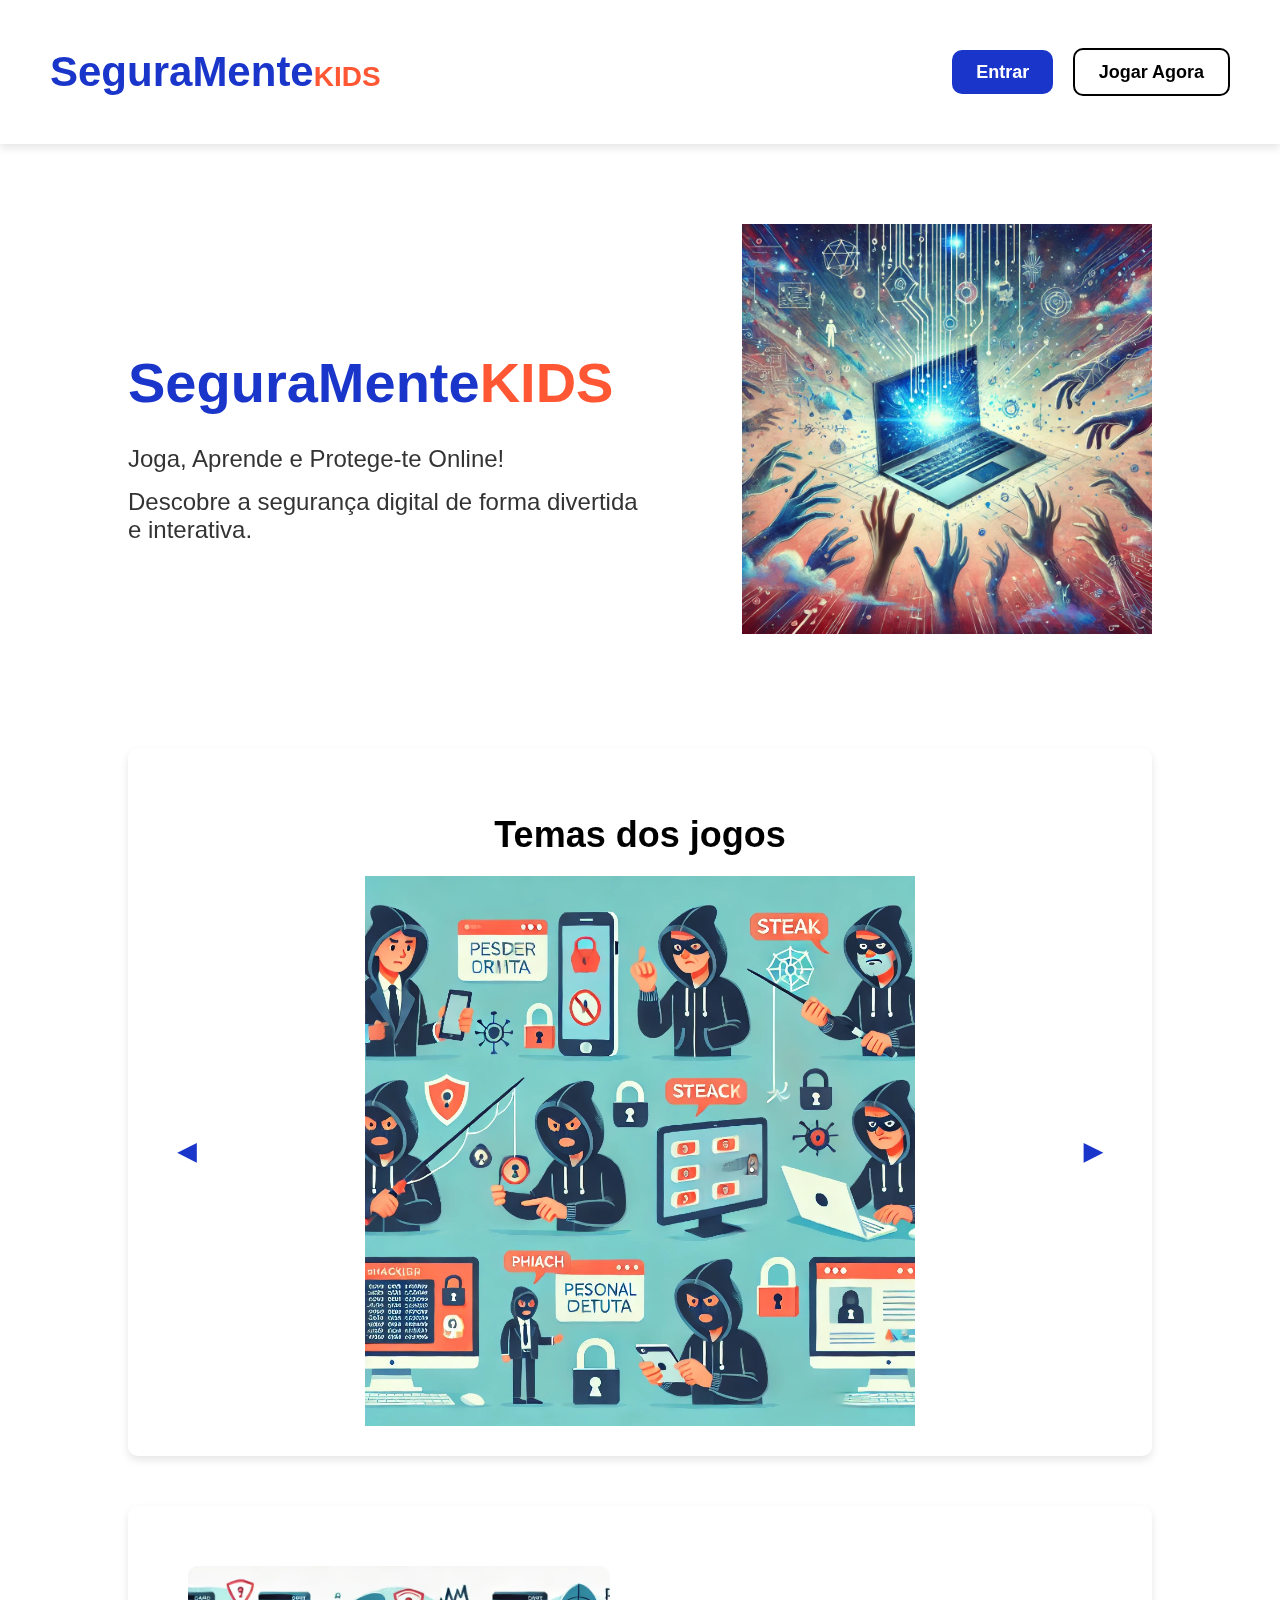
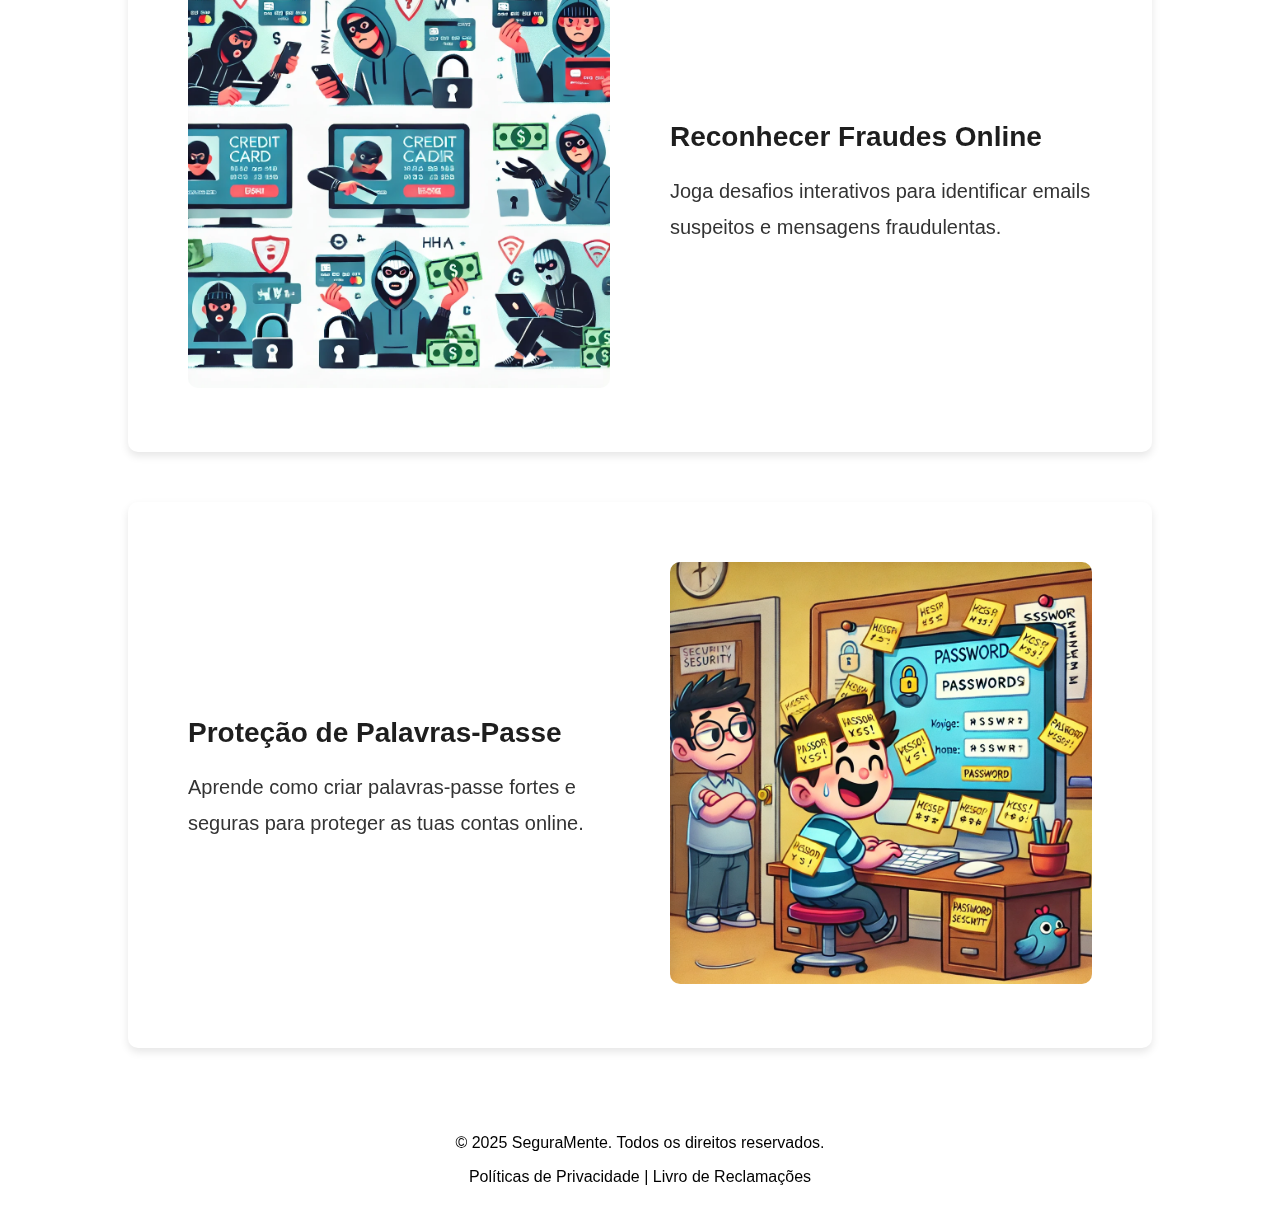
<file: index.html>
<!DOCTYPE html>
<html lang="pt-PT">
<head>
    <meta charset="UTF-8">
    <meta name="viewport" content="width=device-width, initial-scale=1.0">
    <title>SeguraMenteKIDS</title>
    <link rel="stylesheet" href="css/index.css">
    <link rel="icon" type="image/png" href="imagens/favicon.png">

</head>
<body>
    <header>
        <div class="logo">
            <h1>SeguraMente<span class="kids">KIDS</span></h1>
        </div>
        <nav>
            <a href="php/login.php" class="button-blue">Entrar</a>
            <a href="php/jogar_agora.php" class="button-white">Jogar Agora</a>
        </nav>
    </header>

    <div class="hero">
        <div class="text">
            <h2>SeguraMente<span class="kids-text">KIDS</span></h2>
            <p>Joga, Aprende e Protege-te Online!</p>
            <p>Descobre a segurança digital de forma divertida e interativa.</p>
        </div>
        <div class="image">
            <img src="imagens/imagem1.webp" alt="Imagem de um computador com segurança digital">
        </div>
    </div>

    <div class="game-themes">
        <h3>Temas dos jogos</h3>
        <div class="carousel">
            <span class="arrow left" onclick="prevSlide()">&#9664;</span>
            <img src="imagens/pishing.webp" alt="Tema 1" class="active">
            <img src="imagens/tema2.webp" alt="Tema 2">
            <span class="arrow right" onclick="nextSlide()">&#9654;</span>
        </div>
    </div>

    <div class="section">
        <div class="image">
            <img src="imagens/roubos.webp" alt="Fraudes Online">
        </div>
        <div class="text">
            <h3>Reconhecer Fraudes Online</h3>
            <p>Joga desafios interativos para identificar emails suspeitos e mensagens fraudulentas.</p>
        </div>
    </div>

    <div class="section">
        <div class="text">
            <h3>Proteção de Palavras-Passe</h3>
            <p>Aprende como criar palavras-passe fortes e seguras para proteger as tuas contas online.</p>
        </div>
        <div class="image">
            <img src="imagens/password.webp" alt="Proteção de Palavras-Passe">
        </div>
    </div>

    <footer>
        <p>&copy; 2025 SeguraMente. Todos os direitos reservados.</p>
        <p>
            <a href="politicas.html" class="footer-link">Políticas de Privacidade</a> |
            <a href="https://www.livroreclamacoes.pt/Inicio/" class="footer-link" target="_blank" rel="noopener noreferrer">Livro de Reclamações</a>
        </p>
    </footer>
    
    <script src="js/carousel.js"></script>
</body>
</html>
</file>
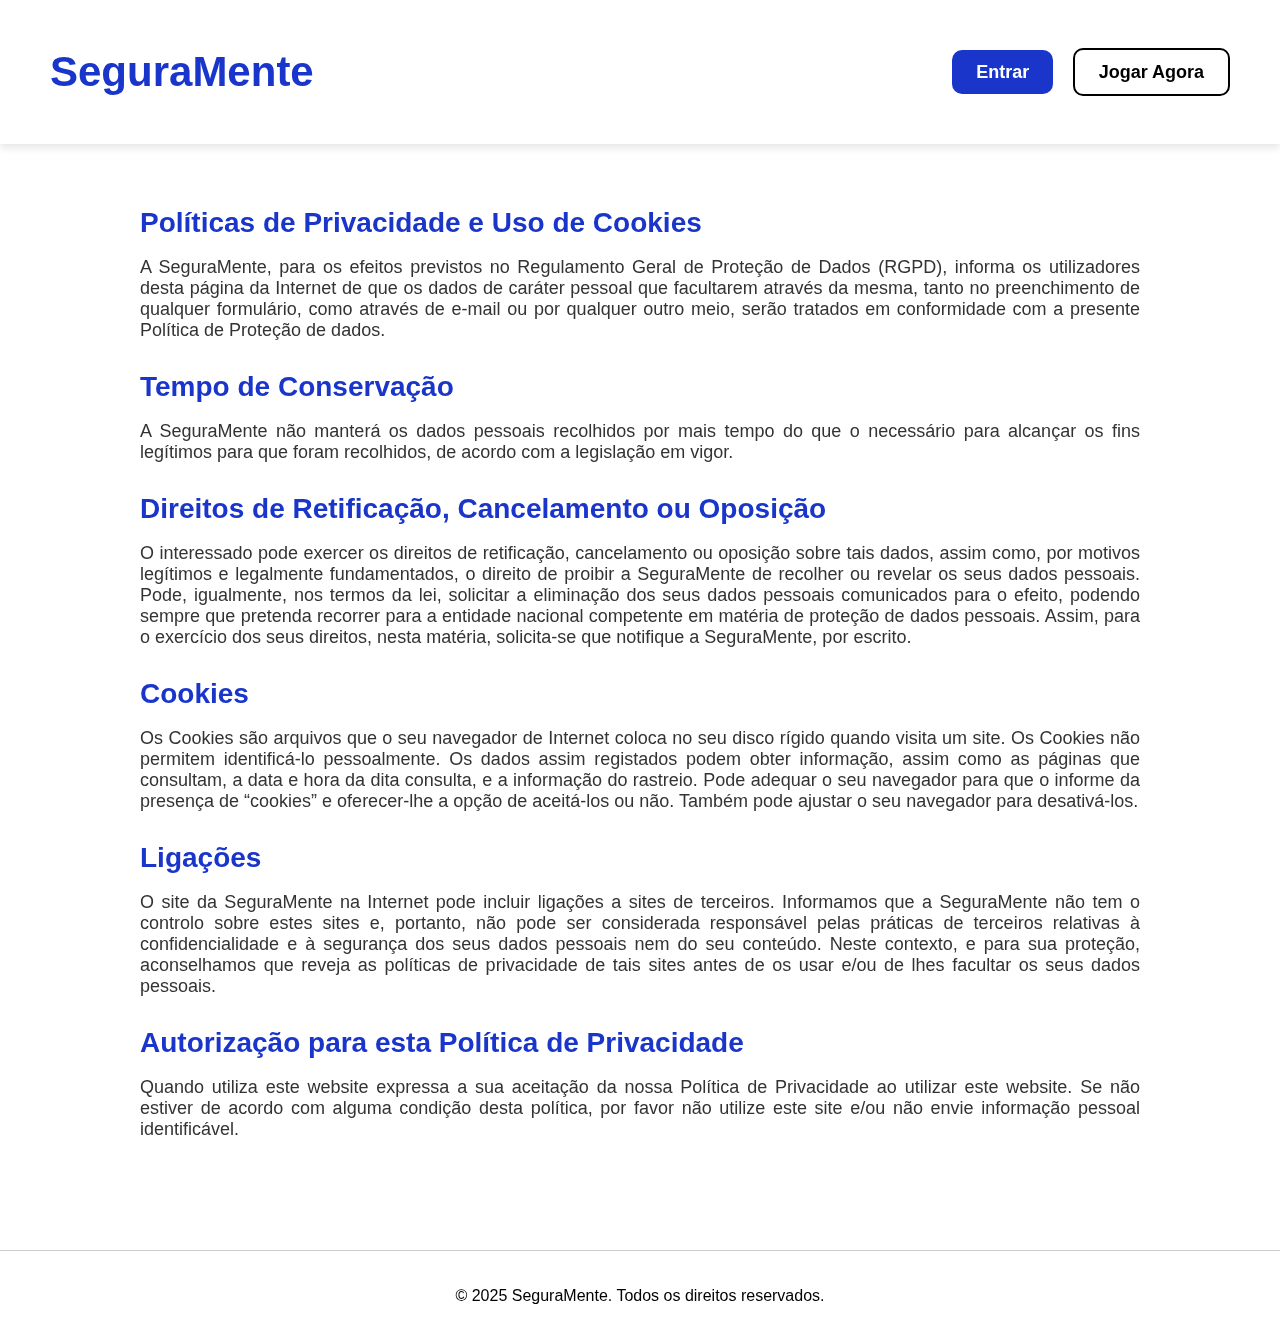
<file: seguramente/src/main/webapp/php/politicas.html>
<!DOCTYPE html>
<html lang="pt-PT">
<head>
    <meta charset="UTF-8">
    <meta name="viewport" content="width=device-width, initial-scale=1.0">
    <title>Políticas de Privacidade - SeguraMente</title>
    
    <style>
        body {
            position: relative;
            width: 100%;
            height: auto;
            background: #FFFFFF;
            backdrop-filter: blur(31.3993px);
            margin: 0;
            font-family: 'Poppins', sans-serif;
        }

        header {
            display: flex;
            justify-content: space-between;
            align-items: center;
            padding: 20px 50px;
            background-color: #FFFFFF;
            box-shadow: 0px 4px 8px rgba(0, 0, 0, 0.1);
        }

        header h1 {
            color: #1935CA;
            font-size: 42px;
            font-weight: 700;
        }

        header nav a {
            text-decoration: none;
            margin-left: 15px;
            padding: 12px 24px;
            font-weight: 600;
            font-size: 18px;
            transition: background-color 0.3s;
            border-radius: 10px;
        }

        header nav .button-blue {
            background-color: #1935CA;
            color: #fff;
        }

        header nav .button-blue:hover {
            background-color: #0056b3;
        }

        header nav .button-white {
            background-color: #FFFFFF;
            color: #000;
            border: 2px solid #000;
        }

        header nav .button-white:hover {
            background-color: #f0f0f0;
        }

        /* Main - Conteúdo Principal */
        main {
        padding: 40px 10%;
        max-width: 1000px;
        margin: 0 auto;
        }

        main section {
        margin-bottom: 30px;
        }

        main section h2 {
        font-size: 28px;
        font-weight: bold;
        color: #1935CA;
        margin-bottom: 15px;
        }

        main section p {
        font-size: 18px;
        color: #333;
        margin-bottom: 15px;
        text-align: justify;
        }

        /* Footer */
        footer {
        text-align: center;
        padding: 20px;
        background: #FFFFFF;
        font-size: 16px;
        color: #000;
        border-top: 1px solid #ccc;
        margin-top: 40px;
        }
    </style>

</head>
<body>
    <header>
        <h1>SeguraMente</h1>
        <nav>
            <a href="login.html" class="button-blue">Entrar</a>
            <a href="jogar_agora.html" class="button-white">Jogar Agora</a>
        </nav>
    </header>

    <main>
        <section>
            <h2>Políticas de Privacidade e Uso de Cookies</h2>
            <p>A SeguraMente, para os efeitos previstos no Regulamento Geral de Proteção de Dados (RGPD), informa os utilizadores desta página da Internet de que os dados de caráter pessoal que facultarem através da mesma, tanto no preenchimento de qualquer formulário, como através de e-mail ou por qualquer outro meio, serão tratados em conformidade com a presente Política de Proteção de dados.</p>
        </section>

        <section>
            <h2>Tempo de Conservação</h2>
            <p>A SeguraMente não manterá os dados pessoais recolhidos por mais tempo do que o necessário para alcançar os fins legítimos para que foram recolhidos, de acordo com a legislação em vigor.</p>
        </section>

        <section>
            <h2>Direitos de Retificação, Cancelamento ou Oposição</h2>
            <p>O interessado pode exercer os direitos de retificação, cancelamento ou oposição sobre tais dados, assim como, por motivos legítimos e legalmente fundamentados, o direito de proibir a SeguraMente de recolher ou revelar os seus dados pessoais. Pode, igualmente, nos termos da lei, solicitar a eliminação dos seus dados pessoais comunicados para o efeito, podendo sempre que pretenda recorrer para a entidade nacional competente em matéria de proteção de dados pessoais. Assim, para o exercício dos seus direitos, nesta matéria, solicita-se que notifique a SeguraMente, por escrito.</p>
        </section>

        <section>
            <h2>Cookies</h2>
            <p>Os Cookies são arquivos que o seu navegador de Internet coloca no seu disco rígido quando visita um site. Os Cookies não permitem identificá-lo pessoalmente. Os dados assim registados podem obter informação, assim como as páginas que consultam, a data e hora da dita consulta, e a informação do rastreio. Pode adequar o seu navegador para que o informe da presença de “cookies” e oferecer-lhe a opção de aceitá-los ou não. Também pode ajustar o seu navegador para desativá-los.</p>
        </section>

        <section>
            <h2>Ligações</h2>
            <p>O site da SeguraMente na Internet pode incluir ligações a sites de terceiros. Informamos que a SeguraMente não tem o controlo sobre estes sites e, portanto, não pode ser considerada responsável pelas práticas de terceiros relativas à confidencialidade e à segurança dos seus dados pessoais nem do seu conteúdo. Neste contexto, e para sua proteção, aconselhamos que reveja as políticas de privacidade de tais sites antes de os usar e/ou de lhes facultar os seus dados pessoais.</p>
        </section>

        <section>
            <h2>Autorização para esta Política de Privacidade</h2>
            <p>Quando utiliza este website expressa a sua aceitação da nossa Política de Privacidade ao utilizar este website. Se não estiver de acordo com alguma condição desta política, por favor não utilize este site e/ou não envie informação pessoal identificável.</p>
        </section>
    </main>
    <footer>
        <p>&copy; 2025 SeguraMente. Todos os direitos reservados.</p>
    </footer>
</body>
</html>
</file>
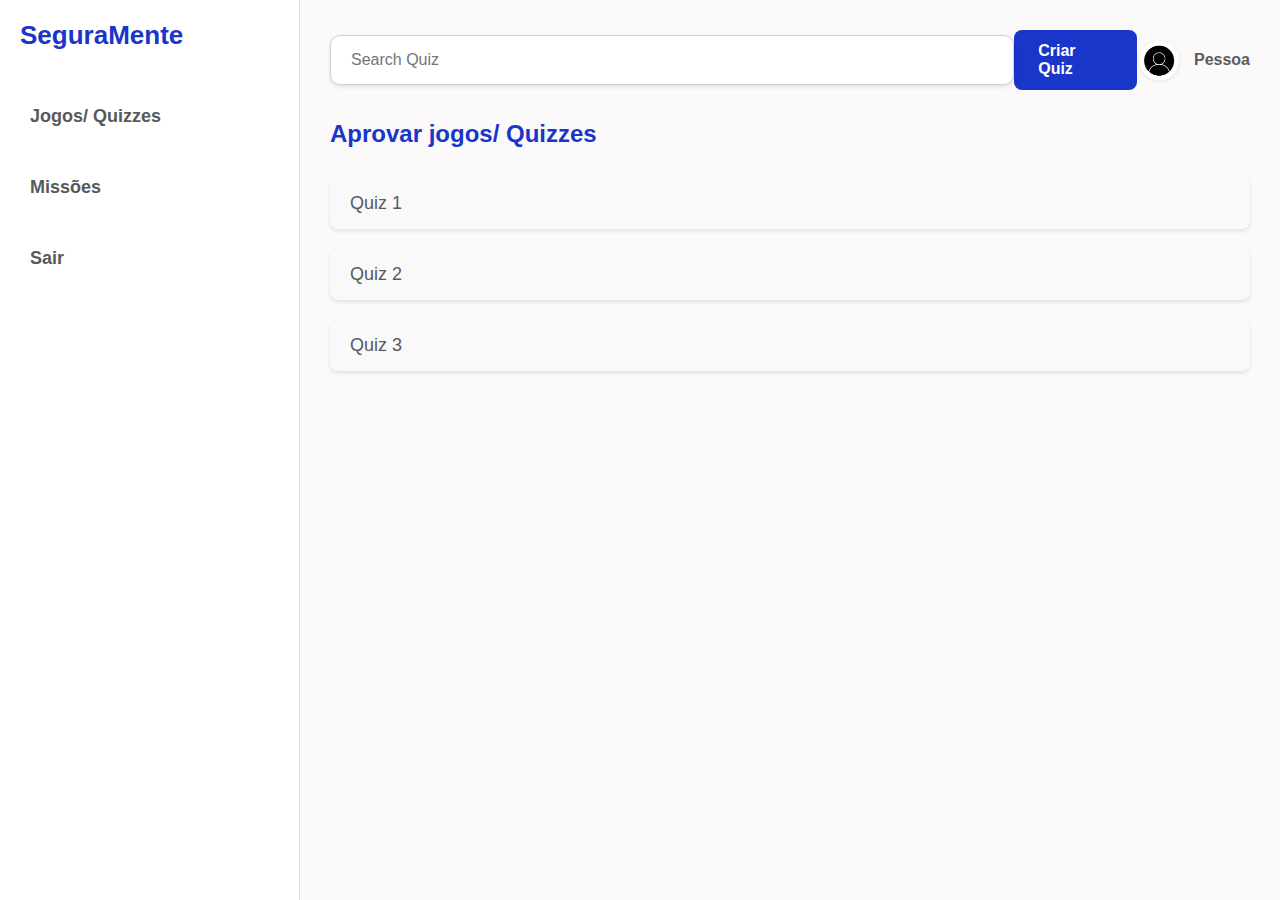
<file: seguramente/src/main/webapp/jsp/html/admin_aprovar_quizz.html>
<!DOCTYPE html>
<html lang="pt-PT">
<head>
    <meta charset="UTF-8">
    <meta name="viewport" content="width=device-width, initial-scale=1.0">
    <title>Aprovar Jogos/Quizzes - SeguraMente</title>
    <link rel="stylesheet" href="css/admin_aprovar_quizz.css">

</head>
<body>
    <div class="container">
        <!-- Sidebar -->
        <div class="sidebar">
            <h1>SeguraMente</h1>
            <a href="admin_aprovar_quizz.html" class="sidebar-item">Jogos/ Quizzes</a>
            <a href="admin_missoes.html" class="sidebar-item">Missões</a>
            <a href="#" class="sidebar-item" id="logout">Sair</a>
        </div>

        <!-- Content -->
        <div class="content">
            <!-- Header -->
            <div class="header">
                <div class="search-container">
                    <input type="text" placeholder="Search Quiz">
                </div>
                <a href="admin_criar_quizz.html" class="create-quiz">Criar Quiz</a>
                <a href="perfil.html" class="profile">
                    <img src="imagens/avatar.png" alt="Avatar">
                    <span>Pessoa</span>
                </a>
            </div>

            <h1>Aprovar jogos/ Quizzes</h1>

            <div class="quiz-list">
                <a href="admin_ver_quizz.html" class="quiz-item">
                    <span>Quiz 1</span>
                </a>
                <a href="admin_ver_quizz.html" class="quiz-item">
                    <span>Quiz 2</span>
                </a>
                <a href="admin_ver_quizz.html" class="quiz-item">
                    <span>Quiz 3</span>
                </a>
            </div>
        </div>
    </div>

    <!-- Modal -->
    <div class="modal-overlay" id="modal">
        <div class="modal-content">
            <h2>Tem certeza que deseja sair?</h2>
            <div class="modal-buttons">
                <button class="btn-yes" id="confirmYes">Sim</button>
                <button class="btn-no" id="confirmNo">Não</button>
            </div>
        </div>
    </div>

    <script>
        const logoutLink = document.getElementById('logout');
        const modal = document.getElementById('modal');
        const confirmYes = document.getElementById('confirmYes');
        const confirmNo = document.getElementById('confirmNo');

        logoutLink.addEventListener('click', (e) => {
            e.preventDefault();
            modal.classList.add('show');
        });

        confirmYes.addEventListener('click', () => {
            window.location.href = '../index.html';
        });

        confirmNo.addEventListener('click', () => {
            modal.classList.remove('show');
        });
    </script>
</body>
</html>
</file>
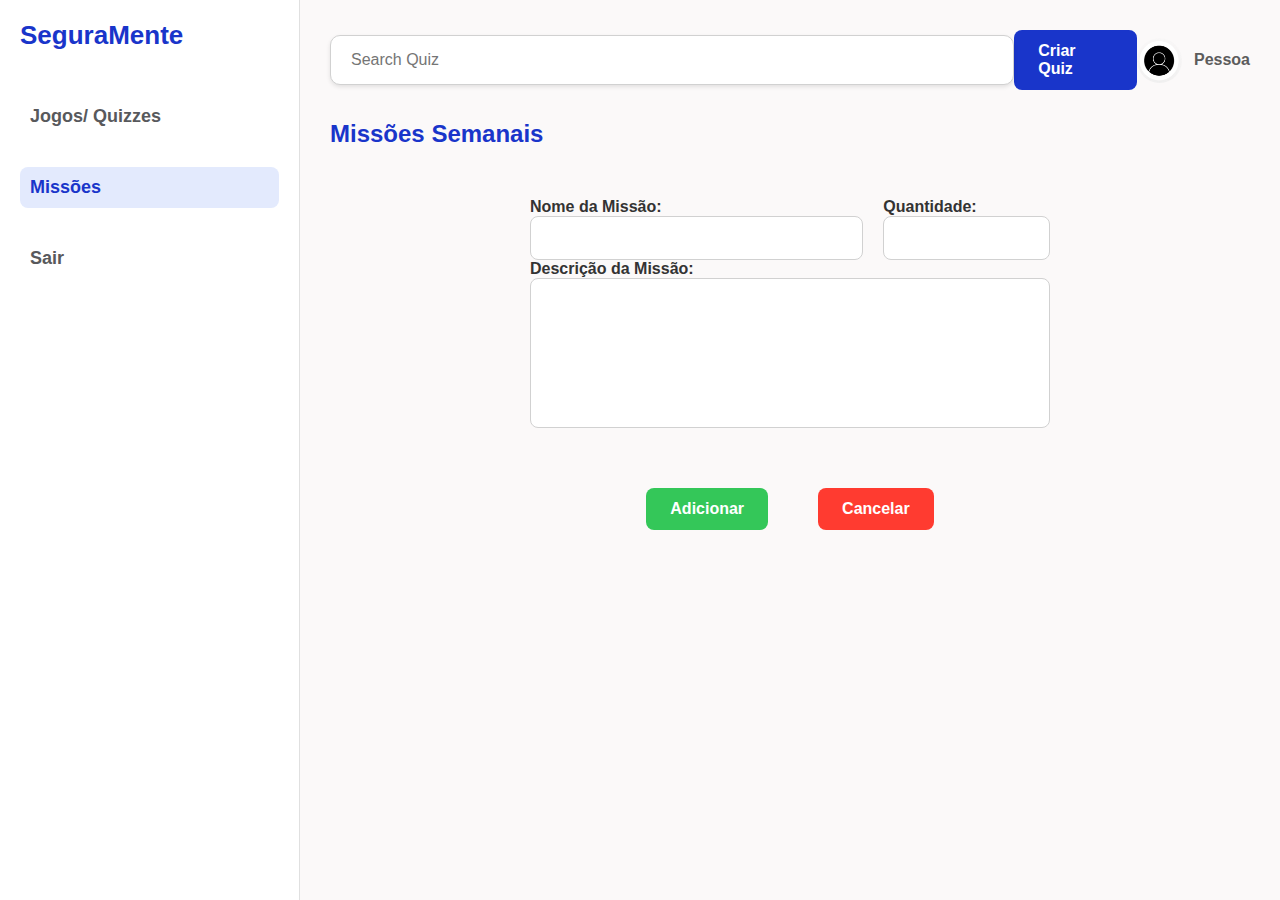
<file: seguramente/src/main/webapp/jsp/html/admin_criar_missoes.html>
<!DOCTYPE html>
<html lang="pt-PT">
<head>
    <meta charset="UTF-8">
    <meta name="viewport" content="width=device-width, initial-scale=1.0">
    <title>Missões Semanais - SeguraMente</title>
    <link rel="stylesheet" href="css/admin_criar_missoes.css">

</head>
<body>
    <div class="container">
        <!-- Sidebar -->
        <div class="sidebar">
            <h1>SeguraMente</h1>
            <a href="admin_aprovar_quizz.html" class="sidebar-item">Jogos/ Quizzes</a>
            <a href="admin_missoes.html" class="sidebar-item active">Missões</a>
            <a href="#" class="sidebar-item" id="logout">Sair</a>
        </div>

        <!-- Content -->
        <div class="content">
            <!-- Header -->
            <div class="header">
                <div class="search-container">
                    <input type="text" placeholder="Search Quiz">
                </div>
                <a href="admin_criar_quizz.html" class="create-quiz">Criar Quiz</a>
                <a href="perfil.html" class="profile">
                    <img src="imagens/avatar.png" alt="Avatar">
                    <span>Pessoa</span>
                </a>
            </div>

            <h1>Missões Semanais</h1>

            <div class="form-group row">
                <div class="form-column small">
                    <label for="mission-name">Nome da Missão:</label>
                    <input type="text" id="mission-name" placeholder="" maxlength="50" required>
                </div>
            
                <div class="form-column tiny">
                    <label for="mission-quantity">Quantidade:</label>
                    <input type="number" id="mission-quantity" placeholder="" min="1" step="1" required>
                </div>
            </div>
            
            <div class="form-group description">
                <label for="mission-description">Descrição da Missão:</label>
                <textarea id="mission-description" placeholder="" rows="3" maxlength="150" required></textarea>
            </div>
                    
            <div class="action-buttons">
                <button class="btn-add">Adicionar</button>
                <button class="btn-remove">Cancelar</button>
            </div>
        </div>
    </div>

    <!-- Mensagem de Sucesso -->
<div id="success-message" class="success-message">
    Missão criada com sucesso!
</div>

    <!-- Modal de Confirmação de Cancelamento -->
    <div class="modal-overlay" id="cancel-modal">
        <div class="modal-content">
            <h2>Tem certeza que deseja cancelar?</h2>
            <div class="modal-buttons">
                <button class="btn-yes" id="confirmCancel">Sim</button>
                <button class="btn-no" id="cancelNo">Não</button>
            </div>
        </div>
    </div>

    <!-- Modal -->
    <div class="modal-overlay" id="modal">
        <div class="modal-content">
            <h2>Tem certeza que deseja sair?</h2>
            <div class="modal-buttons">
                <button class="btn-yes" id="confirmYes">Sim</button>
                <button class="btn-no" id="confirmNo">Não</button>
            </div>
        </div>
    </div>

    <script>
        const logoutLink = document.getElementById('logout');
        const modal = document.getElementById('modal');
        const confirmYes = document.getElementById('confirmYes');
        const confirmNo = document.getElementById('confirmNo');
    
        logoutLink.addEventListener('click', (e) => {
            e.preventDefault();
            modal.classList.add('show');
        });
    
        confirmYes.addEventListener('click', () => {
            window.location.href = '../index.html';
        });
    
        confirmNo.addEventListener('click', () => {
            modal.classList.remove('show');
        });
    
        // Seleção dos elementos
        const addButton = document.querySelector('.btn-add');
        const cancelButton = document.querySelector('.btn-remove');
        const successMessage = document.getElementById('success-message');
        const cancelModal = document.getElementById('cancel-modal');
        const confirmCancel = document.getElementById('confirmCancel');
        const cancelNo = document.getElementById('cancelNo');
    
        // Função para mostrar mensagem de sucesso e redirecionar
        addButton.addEventListener('click', () => {
            successMessage.style.display = 'block'; 
            setTimeout(() => {
                successMessage.style.display = 'none'; 
                window.location.href = 'admin_missoes.html'; 
            }, 2000);
        });
    
        // Função para mostrar modal de cancelamento
        cancelButton.addEventListener('click', () => {
            cancelModal.classList.add('show');
        });
    
        // Confirmação do cancelamento
        confirmCancel.addEventListener('click', () => {
            window.location.href = 'admin_missoes.html'; 
        });
    
        // Fechar modal ao clicar em "Não"
        cancelNo.addEventListener('click', () => {
            cancelModal.classList.remove('show');
        });
    </script>
    
</body>
</html>
</file>
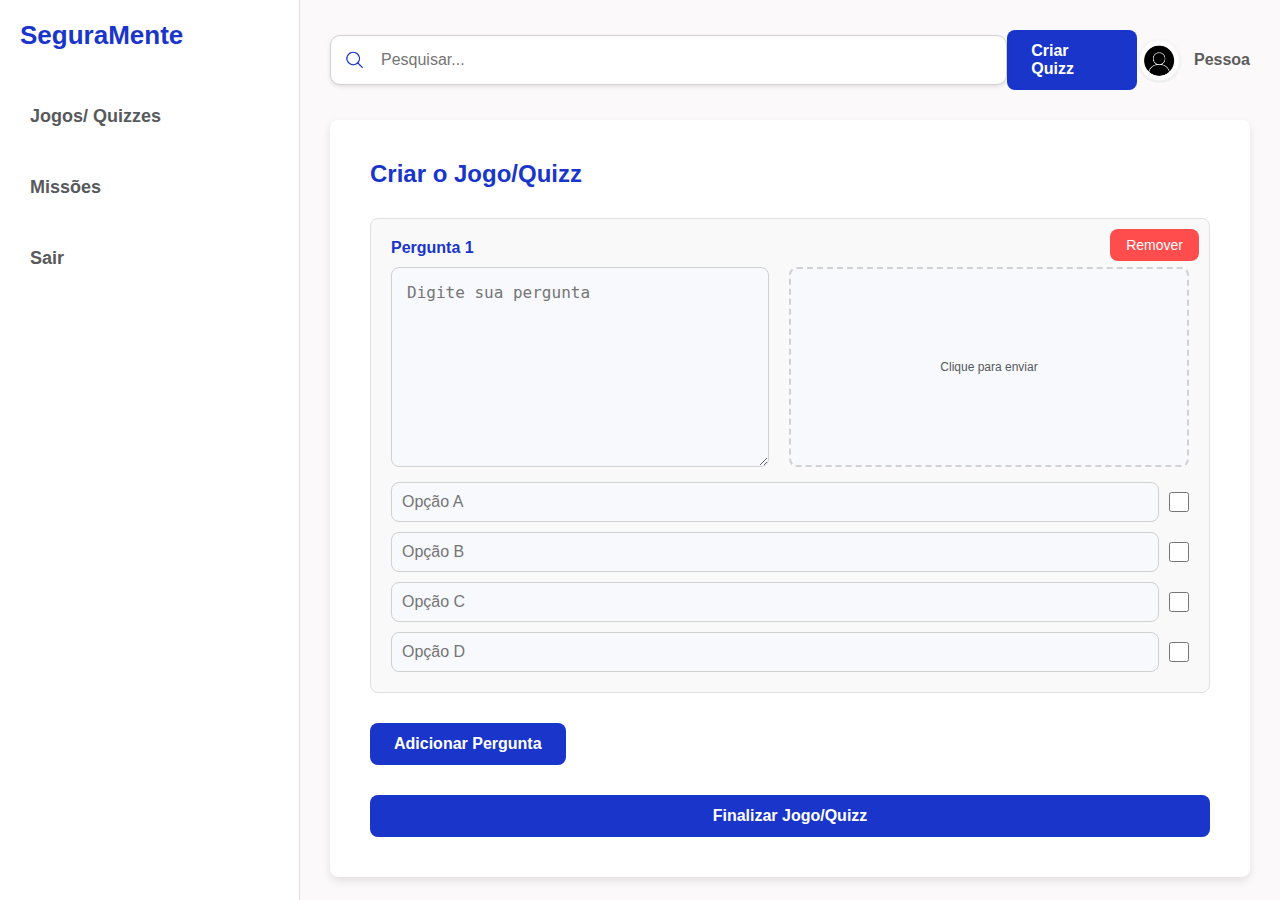
<file: seguramente/src/main/webapp/jsp/html/admin_criar_quizz.html>
<!DOCTYPE html>
<html lang="pt-PT">
<head>
    <meta charset="UTF-8">
    <meta name="viewport" content="width=device-width, initial-scale=1.0">
    <title>Criar Jogo/Quizz - SeguraMente</title>
    <link rel="stylesheet" href="css/admin_criar_quizz.css">

</head>
<body>
    <div class="container">
        <!-- Sidebar -->
        <div class="sidebar">
            <h1>SeguraMente</h1>
            <a href="admin_aprovar_quizz.html" class="sidebar-item">Jogos/ Quizzes</a>
            <a href="admin_missoes.html" class="sidebar-item">Missões</a>
            <a href="#" class="sidebar-item" id="logout">Sair</a>
        </div>

        <!-- Content -->
        <div class="content">
            <!-- Header -->
            <div class="header">
                <div class="search-container">
                    <img src="imagens/lupa.png" alt="Lupa" class="search-icon">
                    <input type="text" placeholder="Pesquisar...">
                </div>
                <a href="criar_quizz.html" class="create-quiz">Criar Quizz</a>
                <a href="perfil.html" class="profile">
                    <img src="imagens/avatar.png" alt="Avatar">
                    <span>Pessoa</span>
                </a>
            </div>

            <!-- Quiz Section -->
            <div class="quiz-section">
                <h1 class="quiz-title">Criar o Jogo/Quizz</h1>

                <div class="question-container" id="question-container">
                    <div class="question" id="question-template">
                        <button class="remove-question-btn" onclick="removeSpecificQuestion(this)">Remover</button>
                        <div class="question-title">Pergunta 1</div>
                        <div class="question-header">
                            <textarea placeholder="Digite sua pergunta"></textarea>
                            <label class="upload-container">
                                <img class="image-preview" alt="Prévia da imagem">
                                Clique para enviar
                                <input type="file" accept="image/*" onchange="previewImage(event, this)">
                            </label>
                        </div>
                        <div class="options">
                            <div class="option">
                                <input type="text" placeholder="Opção A">
                                <input type="checkbox">
                            </div>
                            <div class="option">
                                <input type="text" placeholder="Opção B">
                                <input type="checkbox">
                            </div>
                            <div class="option">
                                <input type="text" placeholder="Opção C">
                                <input type="checkbox">
                            </div>
                            <div class="option">
                                <input type="text" placeholder="Opção D">
                                <input type="checkbox">
                            </div>
                        </div>
                    </div>
                </div>

                <div class="buttons">
                    <button class="btn" onclick="addQuestion()">Adicionar Pergunta</button>
                </div>

                <button class="btn finalizar-btn">Finalizar Jogo/Quizz</button>

                <!-- Mensagem de Sucesso -->
                <div class="success-message" id="success-message">
                    Quiz criado com sucesso! 
                </div>
            </div>
        </div>
    </div>

    <!-- Modal -->
    <div class="modal-overlay" id="modal">
        <div class="modal-content">
            <h2>Tem certeza que deseja sair?</h2>
            <div class="modal-buttons">
                <button class="btn-yes" id="confirmYes">Sim</button>
                <button class="btn-no" id="confirmNo">Não</button>
            </div>
        </div>
    </div>

    <script>
        document.addEventListener("DOMContentLoaded", function () {
            const logoutLink = document.getElementById('logout');
            const modal = document.getElementById('modal');
            const confirmYes = document.getElementById('confirmYes');
            const confirmNo = document.getElementById('confirmNo');
            const successMessage = document.getElementById("success-message");
            const finalizarButton = document.querySelector(".finalizar-btn");

            logoutLink.addEventListener('click', (e) => {
                e.preventDefault();
                modal.classList.add('show');
            });

            confirmYes.addEventListener('click', () => {
                window.location.href = '../index.html';
            });

            confirmNo.addEventListener('click', () => {
                modal.classList.remove('show');
            });

            function previewImage(event, inputElement) {
                const reader = new FileReader();
                reader.onload = function () {
                    const preview = inputElement.previousElementSibling;
                    preview.src = reader.result;
                    preview.style.display = 'block';
                };
                reader.readAsDataURL(event.target.files[0]);
            }

            function updateQuestionNumbers() {
                const questions = document.querySelectorAll('.question');
                questions.forEach((question, index) => {
                    const title = question.querySelector('.question-title');
                    title.textContent = `Pergunta ${index + 1}`;
                });
            }

            function addQuestion() {
                const container = document.getElementById('question-container');
                const newQuestion = document.getElementById('question-template').cloneNode(true);
                newQuestion.querySelector('textarea').value = '';
                newQuestion.querySelector('.image-preview').src = '';
                newQuestion.querySelector('.image-preview').style.display = 'none';
                newQuestion.querySelector('input[type="file"]').value = '';
                container.appendChild(newQuestion);
                updateQuestionNumbers();
            }

            function removeSpecificQuestion(button) {
                const question = button.closest('.question');
                question.remove();
                updateQuestionNumbers();
            }

            function showSuccessMessage() {
                successMessage.style.display = "block";
                setTimeout(() => {
                    successMessage.style.opacity = "1";
                }, 10);

                // Esconder a mensagem após 3 segundos e redirecionar
                setTimeout(() => {
                    successMessage.style.opacity = "0";
                    setTimeout(() => {
                        successMessage.style.display = "none";
                        window.location.href = 'admin_aprovar_quizz.html'; // Redirecionamento
                    }, 500);
                }, 3000);
            }

            // Adiciona evento ao botão de finalizar (previne redirecionamento imediato)
            finalizarButton.addEventListener("click", function (event) {
                event.preventDefault();
                showSuccessMessage();
            });
        });
    </script>
</body>
</html>
</file>
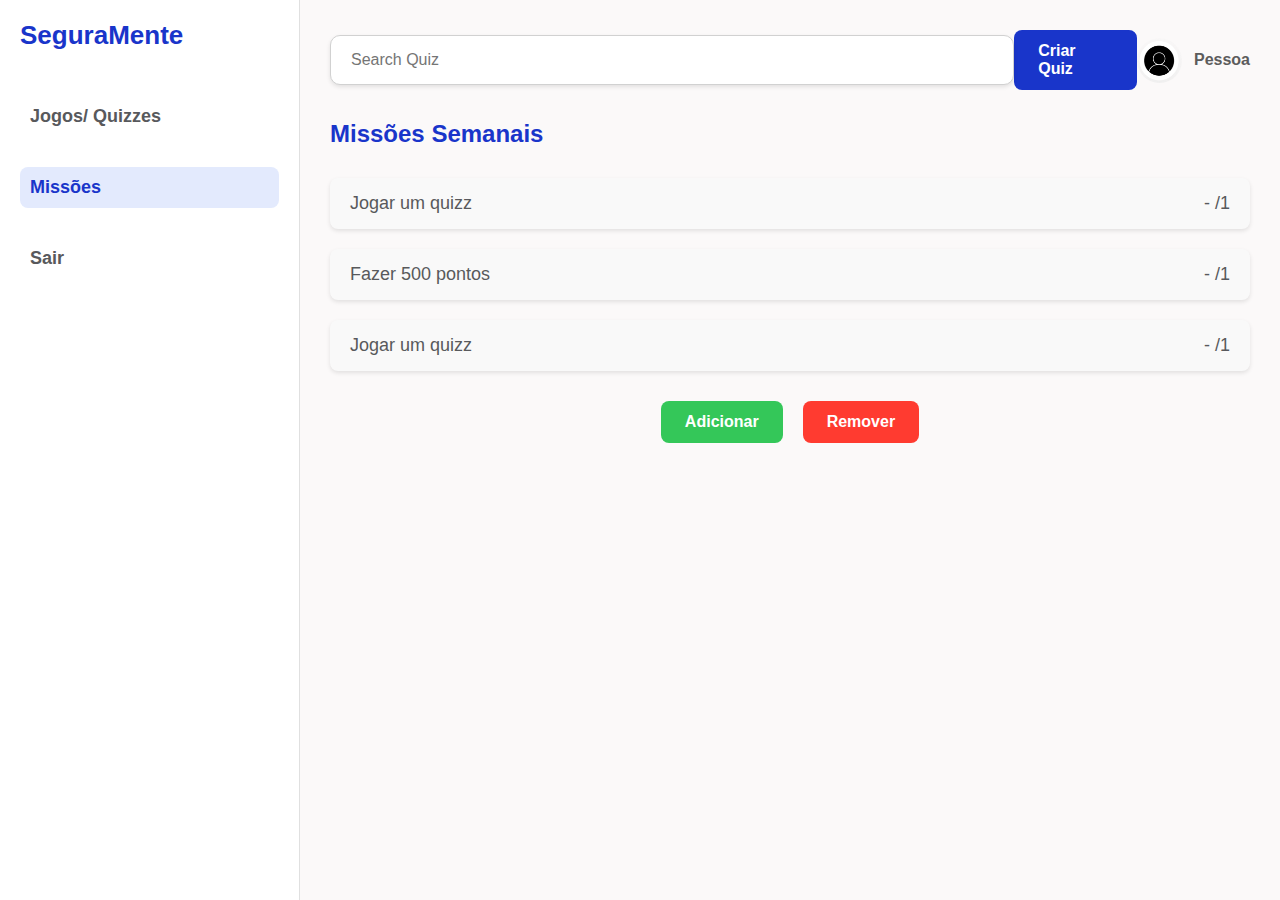
<file: seguramente/src/main/webapp/jsp/html/admin_missoes.html>
<!DOCTYPE html>
<html lang="pt-PT">
<head>
    <meta charset="UTF-8">
    <meta name="viewport" content="width=device-width, initial-scale=1.0">
    <title>Missões Semanais - SeguraMente</title>
    <link rel="stylesheet" href="css/admin_missoes.css">

</head>
<body>
    <div class="container">
        <!-- Sidebar -->
        <div class="sidebar">
            <h1>SeguraMente</h1>
            <a href="admin_aprovar_quizz.html" class="sidebar-item">Jogos/ Quizzes</a>
            <a href="admin_missoes.html" class="sidebar-item active">Missões</a>
            <a href="#" class="sidebar-item" id="logout">Sair</a>
        </div>

        <!-- Content -->
        <div class="content">
            <!-- Header -->
            <div class="header">
                <div class="search-container">
                    <input type="text" placeholder="Search Quiz">
                </div>
                <a href="admin_criar_quizz.html" class="create-quiz">Criar Quiz</a>
                <a href="perfil.html" class="profile">
                    <img src="imagens/avatar.png" alt="Avatar">
                    <span>Pessoa</span>
                </a>
            </div>

            <h1>Missões Semanais</h1>

            <div class="missions-list">
                <div class="mission-item">
                    <span>Jogar um quizz</span>
                    <span>- /1</span>
                </div>
                <div class="mission-item">
                    <span>Fazer 500 pontos</span>
                    <span>- /1</span>
                </div>
                <div class="mission-item">
                    <span>Jogar um quizz</span>
                    <span>- /1</span>
                </div>
            </div>

            <div class="action-buttons">
                <button class="btn-add" onclick="window.location.href='admin_criar_missoes.html'">Adicionar</button>
                <button class="btn-remove">Remover</button>
            </div>
            
        </div>
    </div>

    <!-- Modal -->
    <div class="modal-overlay" id="modal">
        <div class="modal-content">
            <h2>Tem certeza que deseja sair?</h2>
            <div class="modal-buttons">
                <button class="btn-yes" id="confirmYes">Sim</button>
                <button class="btn-no" id="confirmNo">Não</button>
            </div>
        </div>
    </div>

    <!-- Modal de Confirmação de Remoção -->
    <div class="modal" id="remove-modal">
        <div class="modal-content">
            <p>Tem certeza que deseja remover esta missão?</p>
            <div class="modal-buttons">
                <button class="btn-cancel">Cancelar</button>
                <button class="btn-confirm">Remover</button>
            </div>
        </div>
    </div>

    <script>
        const logoutLink = document.getElementById('logout');
        const modal = document.getElementById('modal');
        const confirmYes = document.getElementById('confirmYes');
        const confirmNo = document.getElementById('confirmNo');
    
        logoutLink.addEventListener('click', (e) => {
            e.preventDefault();
            modal.classList.add('show');
        });
    
        confirmYes.addEventListener('click', () => {
            window.location.href = '../index.html';
        });
    
        confirmNo.addEventListener('click', () => {
            modal.classList.remove('show');
        });

        document.addEventListener("DOMContentLoaded", function () {
            const removeButton = document.querySelector(".btn-remove");
            const missionItems = document.querySelectorAll(".mission-item");
            const removeModal = document.getElementById("remove-modal"); // Seleciona o modal correto
            const btnCancel = removeModal.querySelector(".btn-cancel");
            const btnConfirm = removeModal.querySelector(".btn-confirm");
            let selectedMission = null;
            let removingMode = false; // Controle de ativação do modo de remoção
    
            // Alternar o modo de remoção ao clicar no botão "Remover"
            removeButton.addEventListener("click", function () {
                removingMode = !removingMode; // Alterna entre ativado/desativado
    
                // Adiciona ou remove a classe de destaque nas missões
                missionItems.forEach(item => {
                    item.classList.remove("selectable"); // Limpa qualquer seleção anterior
                    item.removeEventListener("click", selectMission);
                    if (removingMode) {
                        item.classList.add("selectable"); // Ativa modo de remoção
                        item.addEventListener("click", selectMission);
                    }
                });
    
                // Se o modo de remoção for desativado, esconder o modal caso esteja aberto
                if (!removingMode) {
                    removeModal.style.display = "none";
                }
            });
    
            // Função para selecionar uma missão e exibir o modal de confirmação
            function selectMission() {
                if (removingMode) {
                    selectedMission = this;
                    removeModal.style.display = "flex";
                }
            }
    
            // Cancelar remoção
            btnCancel.addEventListener("click", function () {
                removeModal.style.display = "none";
            });
    
            // Confirmar remoção
            btnConfirm.addEventListener("click", function () {
                if (selectedMission) {
                    selectedMission.remove();
                    removeModal.style.display = "none";
                    removingMode = false; // Desativa o modo de remoção
                    missionItems.forEach(item => item.classList.remove("selectable"));
                }
            });
        });
    </script>
        
</body>
</html>
</file>
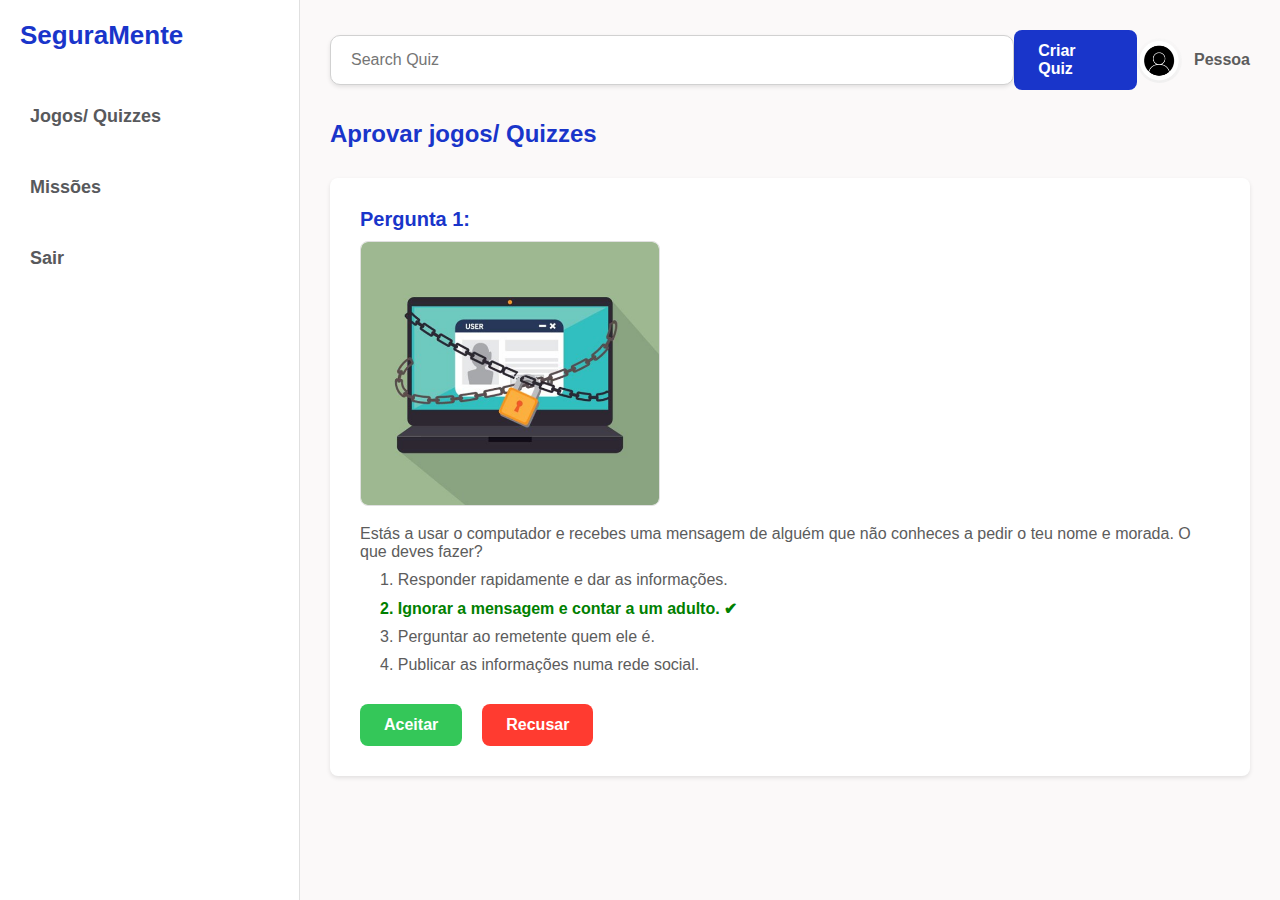
<file: seguramente/src/main/webapp/jsp/html/admin_ver_quizz.html>
<!DOCTYPE html>
<html lang="pt-PT">
<head>
    <meta charset="UTF-8">
    <meta name="viewport" content="width=device-width, initial-scale=1.0">
    <title>Detalhes do Quiz - SeguraMente</title>
    <style>
        /* Reset básico */
        * {
            margin: 0;
            padding: 0;
            box-sizing: border-box;
        }

        body {
            font-family: 'Poppins', sans-serif;
            background: #FBF9F9;
            display: flex;
            flex-direction: column;
            height: 100vh;
        }

        .container {
            display: flex;
            height: 100%;
            width: 100%;
        }

        /* Sidebar */
        .sidebar {
            width: 300px;
            background: #FFFFFF;
            display: flex;
            flex-direction: column;
            padding: 20px;
            color: #1935CA;
            border-right: 1px solid #E0E0E0;
        }

        .sidebar h1 {
            font-size: 26px;
            font-weight: bold;
            margin-bottom: 30px;
            color: #1935CA;
        }

        .sidebar-item {
            margin: 15px 0;
            padding: 10px;
            font-size: 18px;
            font-weight: 600;
            border-radius: 8px;
            cursor: pointer;
            display: flex;
            align-items: center;
            gap: 12px;
            color: #58595c;
            text-decoration: none;
            transition: background 0.3s, color 0.3s;
        }

        .sidebar-item:hover {
            background: #E3EAFD;
            color: #1935CA;
        }

        .sidebar-item.active {
            background: #E3EAFD;
            color: #1935CA;
        }

        /* Content */
        .content {
            flex: 1;
            background: #FBF9F9;
            padding: 30px;
        }

        /* Header */
        .header {
            display: flex;
            justify-content: space-between;
            align-items: center;
            margin-bottom: 30px;
        }

        .search-container {
            position: relative;
            width: 700px;
        }

        .header .search-container input {
            width: 100%;
            height: 50px;
            border: 1px solid #D1D1D1;
            border-radius: 10px;
            padding: 0 20px;
            font-size: 16px;
            box-shadow: 0px 2px 4px rgba(0, 0, 0, 0.1);
        }

        .header .create-quiz {
            background: #1935CA;
            color: white;
            border: none;
            border-radius: 8px;
            padding: 12px 24px;
            font-size: 16px;
            cursor: pointer;
            font-weight: bold;
            text-decoration: none;
        }

        .profile {
            display: flex;
            align-items: center;
            gap: 12px;
            text-decoration: none;
            color: inherit;
        }

        .profile img {
            width: 45px;
            height: 45px;
            border-radius: 50%;
            object-fit: cover;
        }

        .profile span {
            font-size: 16px;
            font-weight: 600;
            color: #5c5c5c;
        }

        .content h1 {
            font-size: 24px;
            font-weight: bold;
            color: #1935CA;
            margin-bottom: 30px;
        }

        .quiz-details {
            background: #FFFFFF;
            border-radius: 8px;
            padding: 30px;
            box-shadow: 0px 2px 4px rgba(0, 0, 0, 0.1);
        }

        .quiz-question {
            margin-bottom: 30px;
        }

        .quiz-question h2 {
            font-size: 20px;
            margin-bottom: 10px;
            color: #1935CA;
        }

        .quiz-question img {
            max-width: 100%;
            height: auto;
            margin-bottom: 15px;
            border-radius: 8px;
            border: 1px solid #E0E0E0;
        }

        .quiz-question p {
            font-size: 16px;
            margin-bottom: 10px;
            color: #5C5C5C;
        }

        .quiz-options {
            margin-left: 20px;
        }

        .quiz-options .correct {
            color: green;
            font-weight: bold;
        }

        .action-buttons {
            display: flex;
            gap: 20px;
            margin-top: 30px;
        }

        .btn-accept {
            background: #34C759;
            color: white;
            border: none;
            border-radius: 8px;
            padding: 12px 24px;
            font-size: 16px;
            cursor: pointer;
            font-weight: bold;
        }

        .btn-reject {
            background: #FF3B30;
            color: white;
            border: none;
            border-radius: 8px;
            padding: 12px 24px;
            font-size: 16px;
            cursor: pointer;
            font-weight: bold;
        }

        .btn-accept:hover {
            background: #28A745;
        }

        .btn-reject:hover {
            background: #D32F2F;
        }

        /* Modal de Logout */
        .modal-overlay {
            position: fixed;
            top: 0;
            left: 0;
            width: 100%;
            height: 100%;
            background: rgba(0, 0, 0, 0.5);
            display: flex;
            justify-content: center;
            align-items: center;
            z-index: 1000;
            visibility: hidden;
            opacity: 0;
            transition: all 0.3s ease;
        }

        .modal-overlay.show {
            visibility: visible;
            opacity: 1;
        }

        .modal-content {
            background: #FFFFFF;
            border-radius: 10px;
            padding: 20px;
            text-align: center;
            box-shadow: 0px 4px 8px rgba(0, 0, 0, 0.2);
            width: 400px;
        }

        .modal-content h2 {
            font-size: 20px;
            color: #333;
            margin-bottom: 20px;
        }

        .modal-buttons {
            display: flex;
            justify-content: center;
            gap: 20px;
        }

        .modal-buttons button {
            padding: 10px 20px;
            font-size: 16px;
            border: none;
            border-radius: 5px;
            cursor: pointer;
        }

        .btn-yes {
            background: #1935CA;
            color: #FFFFFF;
        }

        .btn-no {
            background: #E3EAFD;
            color: #1935CA;
        }

        .btn-yes:hover {
            background: #162E8E;
        }

        .btn-no:hover {
            background: #C5D4F2;
        }
    </style>
</head>
<body>
    <div class="container">
        <!-- Sidebar -->
        <div class="sidebar">
            <h1>SeguraMente</h1>
            <a href="admin_aprovar_quizz.html" class="sidebar-item">Jogos/ Quizzes</a>
            <a href="admin_missoes.html" class="sidebar-item">Missões</a>
            <a href="#" class="sidebar-item" id="logout">Sair</a>
        </div>

        <!-- Content -->
        <div class="content">
            <!-- Header -->
            <div class="header">
                <div class="search-container">
                    <input type="text" placeholder="Search Quiz">
                </div>
                <a href="admin_criar_quizz.html" class="create-quiz">Criar Quiz</a>
                <a href="perfil.html" class="profile">
                    <img src="imagens/avatar.png" alt="Avatar">
                    <span>Pessoa</span>
                </a>
            </div>

            <h1>Aprovar jogos/ Quizzes</h1>

            <div class="quiz-details">
                <div class="quiz-question">
                    <h2>Pergunta 1:</h2>
                    <img src="imagens/quiz-image.png" width="300px" height="300px" alt="Imagem da Pergunta">
                    <p>Estás a usar o computador e recebes uma mensagem de alguém que não conheces a pedir o teu nome e morada. O que deves fazer?</p>
                    <div class="quiz-options">
                        <p>1. Responder rapidamente e dar as informações.</p>
                        <p class="correct">2. Ignorar a mensagem e contar a um adulto. ✔</p>
                        <p>3. Perguntar ao remetente quem ele é.</p>
                        <p>4. Publicar as informações numa rede social.</p>
                    </div>
                </div>

                <div class="action-buttons">
                    <button class="btn-accept" onclick="aceitarQuiz()">Aceitar</button>
                    <button class="btn-reject" onclick="recusarQuiz()">Recusar</button>
                </div>
            </div>
        </div>
    </div>

        <!-- Modal -->
        <div class="modal-overlay" id="modal">
            <div class="modal-content">
                <h2>Tem certeza que deseja sair?</h2>
                <div class="modal-buttons">
                    <button class="btn-yes" id="confirmYes">Sim</button>
                    <button class="btn-no" id="confirmNo">Não</button>
                </div>
            </div>
        </div>

        <!-- Modal de Recusa -->
        <div class="modal-overlay" id="modal-recusar">
            <div class="modal-content">
                <h2>Tem certeza que deseja recusar este quiz?</h2>
                <div class="modal-buttons">
                    <button class="btn-yes" id="recusarYes">Sim</button>
                    <button class="btn-no" id="recusarNo">Não</button>
                </div>
            </div>
        </div>


    <script>
        const logoutLink = document.getElementById('logout');
        const modal = document.getElementById('modal');
        const confirmYes = document.getElementById('confirmYes');
        const confirmNo = document.getElementById('confirmNo');

        logoutLink.addEventListener('click', (e) => {
            e.preventDefault();
            modal.classList.add('show');
        });

        confirmYes.addEventListener('click', () => {
            window.location.href = '../index.html';
        });

        confirmNo.addEventListener('click', () => {
            modal.classList.remove('show');
        });
    
        function aceitarQuiz() {
            const aceitarBtn = document.querySelector('.btn-accept');
            const recusarBtn = document.querySelector('.btn-reject');
            aceitarBtn.style.backgroundColor = '#28A745'; 
            aceitarBtn.style.cursor = 'not-allowed';
            aceitarBtn.disabled = true;
    
            recusarBtn.style.backgroundColor = '#D3D3D3'; 
            recusarBtn.style.color = '#A9A9A9';
            recusarBtn.style.cursor = 'not-allowed';
            recusarBtn.disabled = true;
    
            const mensagem = document.createElement('div');
            mensagem.textContent = 'Quiz aceito com sucesso!';
            mensagem.style.color = '#34C759';
            mensagem.style.fontWeight = 'bold';
            mensagem.style.marginTop = '20px';
            document.querySelector('.action-buttons').appendChild(mensagem);
    
            setTimeout(() => {
                window.location.href = 'admin_aprovar_quizz.html';
            }, 2000);
        }
    
        const modalRecusar = document.getElementById('modal-recusar');
        const recusarYes = document.getElementById('recusarYes');
        const recusarNo = document.getElementById('recusarNo');

        function recusarQuiz() {
            modalRecusar.classList.add('show');
        }

        recusarYes.addEventListener('click', () => {
            const aceitarBtn = document.querySelector('.btn-accept');
            const recusarBtn = document.querySelector('.btn-reject');
            recusarBtn.style.backgroundColor = '#D32F2F'; 
            recusarBtn.style.cursor = 'not-allowed';
            recusarBtn.disabled = true;

            aceitarBtn.style.backgroundColor = '#D3D3D3'; 
            aceitarBtn.style.color = '#A9A9A9';
            aceitarBtn.style.cursor = 'not-allowed';
            aceitarBtn.disabled = true;

            const mensagem = document.createElement('div');
            mensagem.textContent = 'Quiz recusado!';
            mensagem.style.color = '#FF3B30';
            mensagem.style.fontWeight = 'bold';
            mensagem.style.marginTop = '20px';
            document.querySelector('.action-buttons').appendChild(mensagem);

            modalRecusar.classList.remove('show');
            setTimeout(() => {
                window.location.href = 'admin_aprovar_quizz.html';
            }, 2000);
        });

        recusarNo.addEventListener('click', () => {
            modalRecusar.classList.remove('show');
        });
    </script>
    
</body>
</html>
</file>
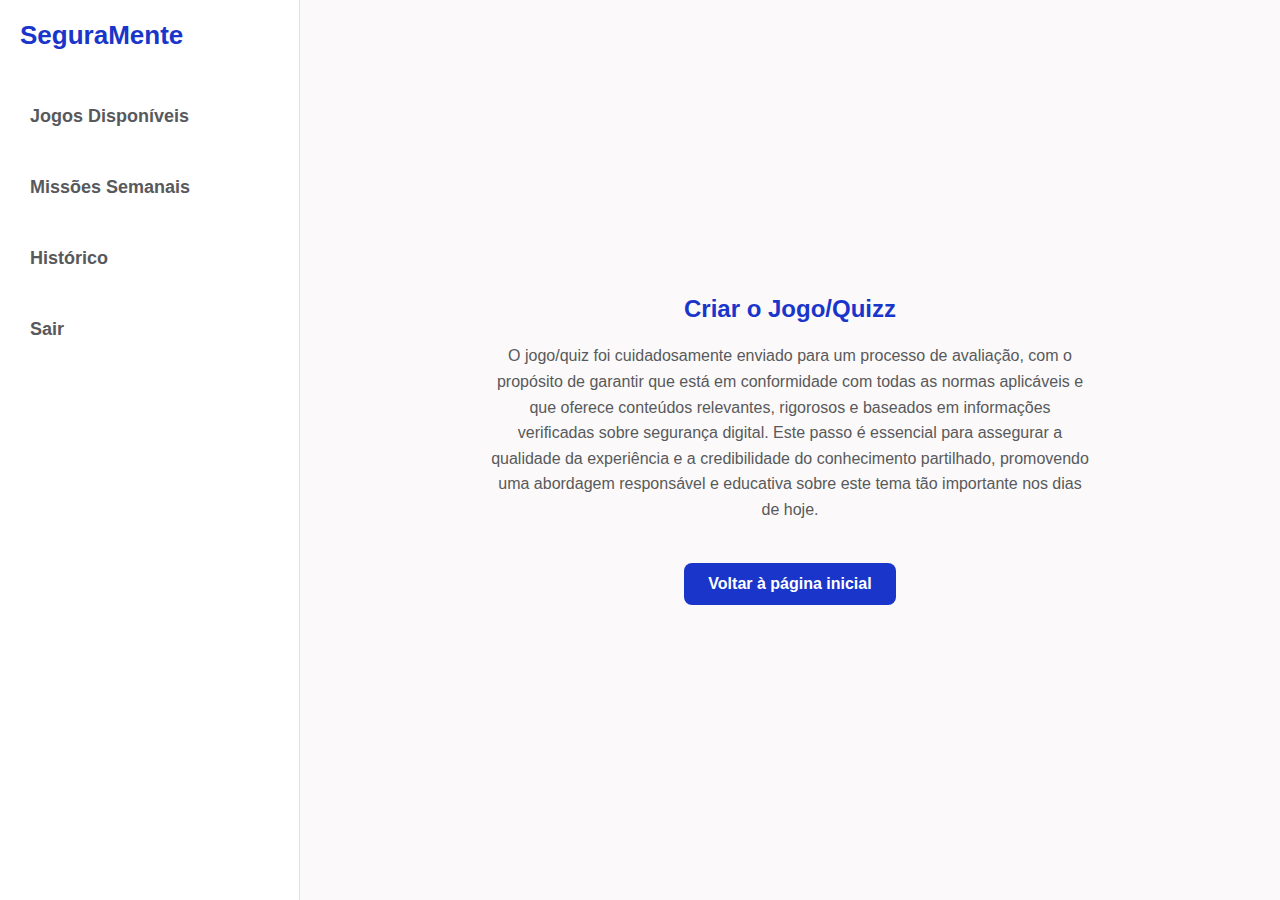
<file: seguramente/src/main/webapp/jsp/html/aprovar_jogo.html>
<!DOCTYPE html>
<html lang="pt-PT">
<head>
    <meta charset="UTF-8">
    <meta name="viewport" content="width=device-width, initial-scale=1.0">
    <title>Aprovar Jogo/Quizz - SeguraMente</title>
    <link rel="stylesheet" href="css/aprovar_jogo.css">

</head>
<body>
    <div class="container">
        <!-- Sidebar -->
        <div class="sidebar">
            <h1>SeguraMente</h1>
            <a href="dashboard.html" class="sidebar-item">Jogos Disponíveis</a>
            <a href="missoes_semanais.html" class="sidebar-item">Missões Semanais</a>
            <a href="historico.html" class="sidebar-item">Histórico</a>
            <a href="#" class="sidebar-item" id="logout">Sair</a>
        </div>

        <!-- Content -->
        <div class="content">
            <h1 class="title">Criar o Jogo/Quizz</h1>
            <p class="message">
                O jogo/quiz foi cuidadosamente enviado para um processo de avaliação, com o propósito de garantir que está em conformidade com todas as normas aplicáveis e que oferece conteúdos relevantes, rigorosos e baseados em informações verificadas sobre segurança digital. Este passo é essencial para assegurar a qualidade da experiência e a credibilidade do conhecimento partilhado, promovendo uma abordagem responsável e educativa sobre este tema tão importante nos dias de hoje.
            </p>
            <a href="dashboard.html" class="btn">Voltar à página inicial</a>
        </div>
    </div>
</body>
</html>
</file>
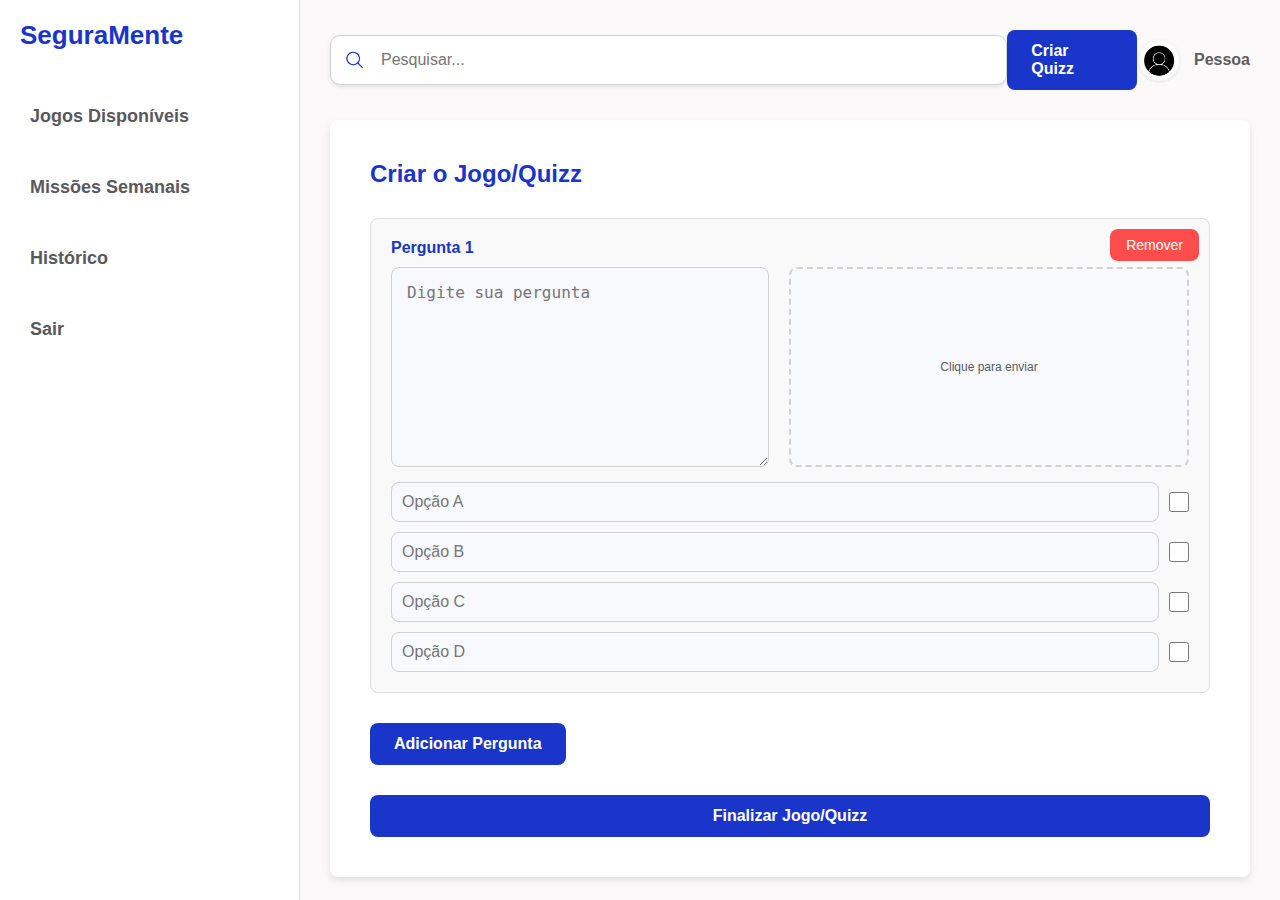
<file: seguramente/src/main/webapp/jsp/html/criar_quizz.html>
<!DOCTYPE html>
<html lang="pt-PT">
<head>
    <meta charset="UTF-8">
    <meta name="viewport" content="width=device-width, initial-scale=1.0">
    <title>Criar Jogo/Quizz - SeguraMente</title>
    <link rel="stylesheet" href="css/criar_quizz.css">

</head>
<body>
    <div class="container">
        <!-- Sidebar -->
        <div class="sidebar">
            <h1>SeguraMente</h1>
            <a href="dashboard.html" class="sidebar-item">Jogos Disponíveis</a>
            <a href="missoes_semanais.html" class="sidebar-item">Missões Semanais</a>
            <a href="historico.html" class="sidebar-item">Histórico</a>
            <a href="#" class="sidebar-item" id="logout">Sair</a>
        </div>

        <!-- Content -->
        <div class="content">
            <!-- Header -->
            <div class="header">
                <div class="search-container">
                    <img src="imagens/lupa.png" alt="Lupa" class="search-icon">
                    <input type="text" placeholder="Pesquisar...">
                </div>
                <a href="criar_quizz.html" class="create-quiz">Criar Quizz</a>
                <a href="perfil.html" class="profile">
                    <img src="imagens/avatar.png" alt="Avatar">
                    <span>Pessoa</span>
                </a>
            </div>

            <!-- Quiz Section -->
            <div class="quiz-section">
                <h1 class="quiz-title">Criar o Jogo/Quizz</h1>

                <div class="question-container" id="question-container">
                    <div class="question" id="question-template">
                        <button class="remove-question-btn" onclick="removeSpecificQuestion(this)">Remover</button>
                        <div class="question-title">Pergunta 1</div>
                        <div class="question-header">
                            <textarea placeholder="Digite sua pergunta"></textarea>
                            <label class="upload-container">
                                <img class="image-preview" alt="Prévia da imagem">
                                Clique para enviar
                                <input type="file" accept="image/*" onchange="previewImage(event, this)">
                            </label>
                        </div>
                        <div class="options">
                            <div class="option">
                                <input type="text" placeholder="Opção A">
                                <input type="checkbox">
                            </div>
                            <div class="option">
                                <input type="text" placeholder="Opção B">
                                <input type="checkbox">
                            </div>
                            <div class="option">
                                <input type="text" placeholder="Opção C">
                                <input type="checkbox">
                            </div>
                            <div class="option">
                                <input type="text" placeholder="Opção D">
                                <input type="checkbox">
                            </div>
                        </div>
                    </div>
                </div>

                <div class="buttons">
                    <button class="btn" onclick="addQuestion()">Adicionar Pergunta</button>
                </div>

                <button class="btn" onclick="window.location.href='aprovar_jogo.html'">Finalizar Jogo/Quizz</button>
            </div>
        </div>
    </div>

    <script>
        function previewImage(event, inputElement) {
            const reader = new FileReader();
            reader.onload = function () {
                const preview = inputElement.previousElementSibling;
                preview.src = reader.result;
                preview.style.display = 'block';
            };
            reader.readAsDataURL(event.target.files[0]);
        }

        function updateQuestionNumbers() {
            const questions = document.querySelectorAll('.question');
            questions.forEach((question, index) => {
                const title = question.querySelector('.question-title');
                title.textContent = `Pergunta ${index + 1}`;
            });
        }

        function addQuestion() {
            const container = document.getElementById('question-container');
            const newQuestion = document.getElementById('question-template').cloneNode(true);
            newQuestion.querySelector('textarea').value = '';
            newQuestion.querySelector('.image-preview').src = '';
            newQuestion.querySelector('.image-preview').style.display = 'none';
            newQuestion.querySelector('input[type="file"]').value = '';
            container.appendChild(newQuestion);
            updateQuestionNumbers();
        }

        function removeSpecificQuestion(button) {
            const question = button.closest('.question');
            question.remove();
            updateQuestionNumbers();
        }
    </script>
</body>
</html>
</file>
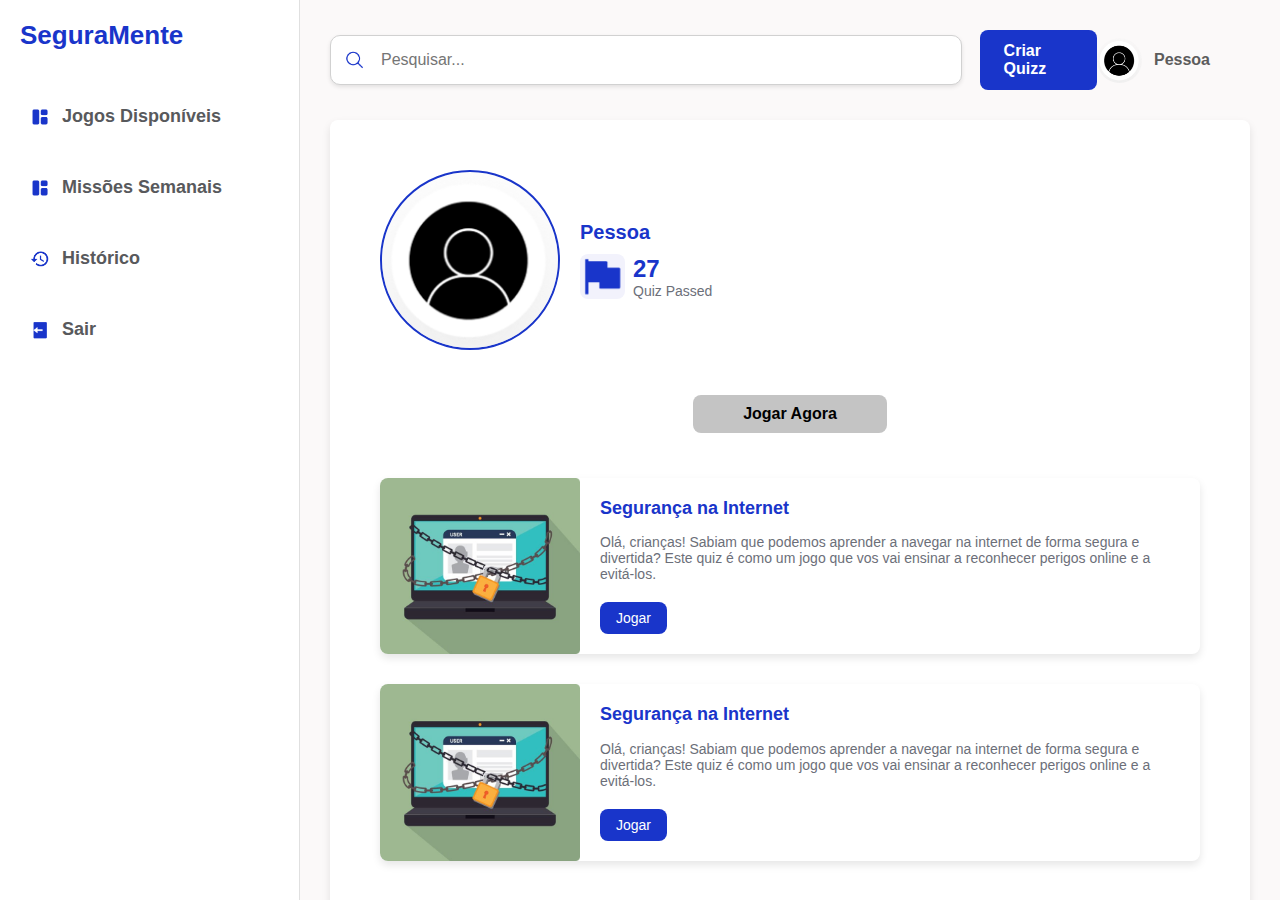
<file: seguramente/src/main/webapp/jsp/html/dashboard.html>
<!DOCTYPE html>
<html lang="pt-PT">
<head>
    <meta charset="UTF-8">
    <meta name="viewport" content="width=device-width, initial-scale=1.0">
    <title>Dashboard - SeguraMente</title>
    <link rel="stylesheet" href="css/dashboard.css">

</head>
<body>
    <div class="container">
        <!-- Sidebar -->
        <div class="sidebar">
            <h1>SeguraMente</h1>
            <a href="dashboard.html" class="sidebar-item">
                <img src="imagens/jogos_disponiveis_icon.png" alt="Jogos Disponíveis" style="width: 20px; height: 20px;">
                Jogos Disponíveis
            </a>
            <a href="missoes_semanais.html" class="sidebar-item">
                <img src="imagens/missoes_icon.png" alt="Missões Semanais" style="width: 20px; height: 20px;">
                Missões Semanais
            </a>
            <a href="historico.html" class="sidebar-item">
                <img src="imagens/historico_icon.png" alt="Histórico" style="width: 20px; height: 20px;">
                Histórico
            </a>
            <a href="#" class="sidebar-item" id="logout">
                <img src="imagens/logout_icon.png" alt="Sair" style="width: 20px; height: 20px;">
                Sair
            </a>
        </div>

        <!-- Content -->
        <div class="content">
            <!-- Header -->
            <div class="header">
                <div class="search-container">
                    <img src="imagens/lupa.png" alt="Lupa" class="search-icon">
                    <input type="text" placeholder="Pesquisar...">
                </div>
                <a href="criar_quizz.html" class="create-quiz">Criar Quizz</a>
                <a href="perfil.html" class="profile">
                    <img src="imagens/avatar.png" alt="Avatar">
                    <span>Pessoa</span>
                </a>
            </div>

            <!-- Quiz Section -->
            <div class="quiz-section">
                <div class="quiz-header">
                    <div class="user-info">
                        <img src="imagens/avatar.png" alt="Avatar do usuário" class="user-avatar">
                        <div class="user-details">
                            <span class="user-name">Pessoa</span>
                            <div class="user-score-container">
                                <img src="imagens/flag_icon.png" alt="Flag Icon" class="flag-icon">
                                <div class="user-score">
                                    <span class="score-value">27</span>
                                    <span class="score-text">Quiz Passed</span>
                                </div>
                            </div>
                        </div>                                            
                    </div>
                </div>
                
                <a href="jogar_agora_registado.html" class="play-now-button">Jogar Agora</a>
                
                <!-- Quiz Cards -->
                <div class="quiz-card">
                    <img src="imagens/quiz-image.png" alt="Quiz">
                    <div class="quiz-content">
                        <div class="quiz-title">Segurança na Internet</div>
                        <div class="quiz-description">
                            Olá, crianças! Sabiam que podemos aprender a navegar na internet de forma segura e divertida? Este quiz é como um jogo que vos vai ensinar a reconhecer perigos online e a evitá-los.
                        </div>
                        <a href="jogar_quizz.html" class="quiz-button">Jogar</a>
                    </div>
                </div>
                <div class="quiz-card">
                    <img src="imagens/quiz-image.png" alt="Quiz">
                    <div class="quiz-content">
                        <div class="quiz-title">Segurança na Internet</div>
                        <div class="quiz-description">
                            Olá, crianças! Sabiam que podemos aprender a navegar na internet de forma segura e divertida? Este quiz é como um jogo que vos vai ensinar a reconhecer perigos online e a evitá-los.
                        </div>
                        <button class="quiz-button">Jogar</button>
                    </div>
                </div>
            </div>
        </div>
    </div>

        <!-- Modal -->
        <div class="modal-overlay" id="modal">
            <div class="modal-content">
                <h2>Tem certeza que deseja sair?</h2>
                <div class="modal-buttons">
                    <button class="btn-yes" id="confirmYes">Sim</button>
                    <button class="btn-no" id="confirmNo">Não</button>
                </div>
            </div>
        </div>

    <script>
        const logoutLink = document.getElementById('logout');
        const modal = document.getElementById('modal');
        const confirmYes = document.getElementById('confirmYes');
        const confirmNo = document.getElementById('confirmNo');

        logoutLink.addEventListener('click', (e) => {
            e.preventDefault();
            modal.classList.add('show');
        });

        confirmYes.addEventListener('click', () => {
            window.location.href = '../index.html';
        });

        confirmNo.addEventListener('click', () => {
            modal.classList.remove('show');
        });
    </script>
</body>
</html>
</file>
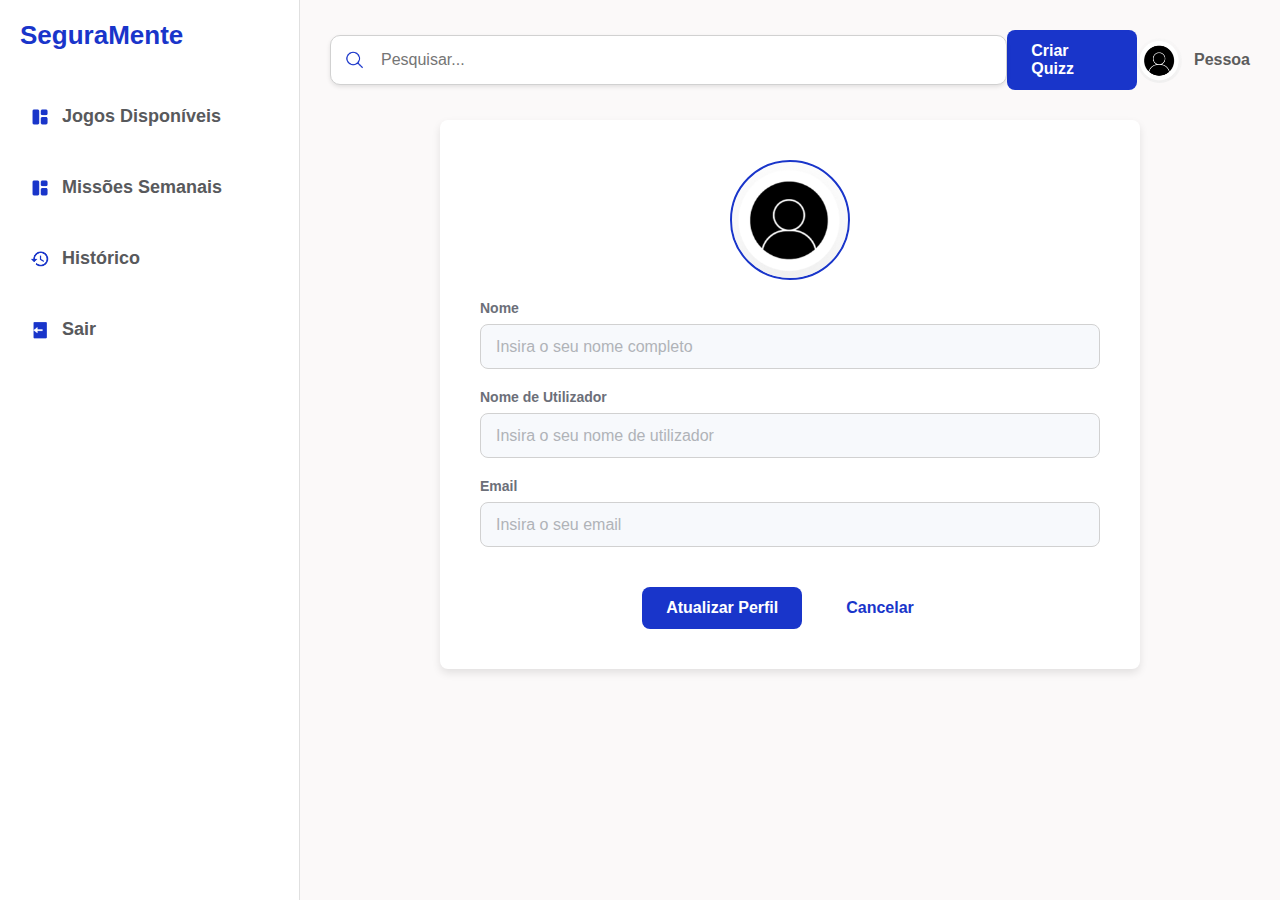
<file: seguramente/src/main/webapp/jsp/html/editar_perfil.html>
<!DOCTYPE html>
<html lang="pt-PT">
<head>
    <meta charset="UTF-8">
    <meta name="viewport" content="width=device-width, initial-scale=1.0">
    <title>Editar Perfil - SeguraMente</title>
    <link rel="stylesheet" href="css/editar_perfil.css">
  
</head>
<body>
    <div class="container">
        <!-- Sidebar -->
        <div class="sidebar">
            <h1>SeguraMente</h1>
            <a href="dashboard.html" class="sidebar-item">
                <img src="imagens/jogos_disponiveis_icon.png" alt="Jogos Disponíveis" style="width: 20px; height: 20px;">
                Jogos Disponíveis
            </a>
            <a href="missoes_semanais.html" class="sidebar-item">
                <img src="imagens/missoes_icon.png" alt="Missões Semanais" style="width: 20px; height: 20px;">
                Missões Semanais
            </a>
            <a href="historico.html" class="sidebar-item">
                <img src="imagens/historico_icon.png" alt="Histórico" style="width: 20px; height: 20px;">
                Histórico
            </a>
            <a href="#" class="sidebar-item" id="logout">
                <img src="imagens/logout_icon.png" alt="Sair" style="width: 20px; height: 20px;">
                Sair
            </a>
        </div>
        
        <!-- Content -->
        <div class="content">
            <!-- Header -->
            <div class="header">
                <div class="search-container">
                    <img src="imagens/lupa.png" alt="Lupa" class="search-icon">
                    <input type="text" placeholder="Pesquisar...">
                </div>
                <a href="criar_quizz.html" class="create-quiz">Criar Quizz</a>
                <a href="perfil.html" class="profile">
                    <img src="imagens/avatar.png" alt="Avatar">
                    <span>Pessoa</span>
                </a>
            </div>

            <!-- Edit Profile Section -->
            <div class="edit-profile-section">
                <img src="imagens/avatar.png" alt="Avatar" class="user-avatar">

                <div class="form-group">
                    <label for="full-name">Nome</label>
                    <input type="text" id="full-name" placeholder="Insira o seu nome completo">
                </div>

                <div class="form-group">
                    <label for="username">Nome de Utilizador</label>
                    <input type="text" id="username" placeholder="Insira o seu nome de utilizador">
                </div>

                <div class="form-group">
                    <label for="email">Email</label>
                    <input type="email" id="email" placeholder="Insira o seu email">
                </div>

                <div class="buttons">
                    <button class="btn-primary">Atualizar Perfil</button>
                    <button class="btn-secondary" onclick="history.back()">Cancelar</button>
                </div>
            </div>
        </div>
    </div>

           <!-- Modal -->
           <div class="modal-overlay" id="modal">
            <div class="modal-content">
                <h2>Tem certeza que deseja sair?</h2>
                <div class="modal-buttons">
                    <button class="btn-yes" id="confirmYes">Sim</button>
                    <button class="btn-no" id="confirmNo">Não</button>
                </div>
            </div>
        </div>
    

    <script>
        const logoutLink = document.getElementById('logout');
        const modal = document.getElementById('modal');
        const confirmYes = document.getElementById('confirmYes');
        const confirmNo = document.getElementById('confirmNo');

        logoutLink.addEventListener('click', (e) => {
            e.preventDefault();
            modal.classList.add('show');
        });

        confirmYes.addEventListener('click', () => {
            window.location.href = '../index.html';
        });

        confirmNo.addEventListener('click', () => {
            modal.classList.remove('show');
        });
    </script>
</body>
</html>
</file>
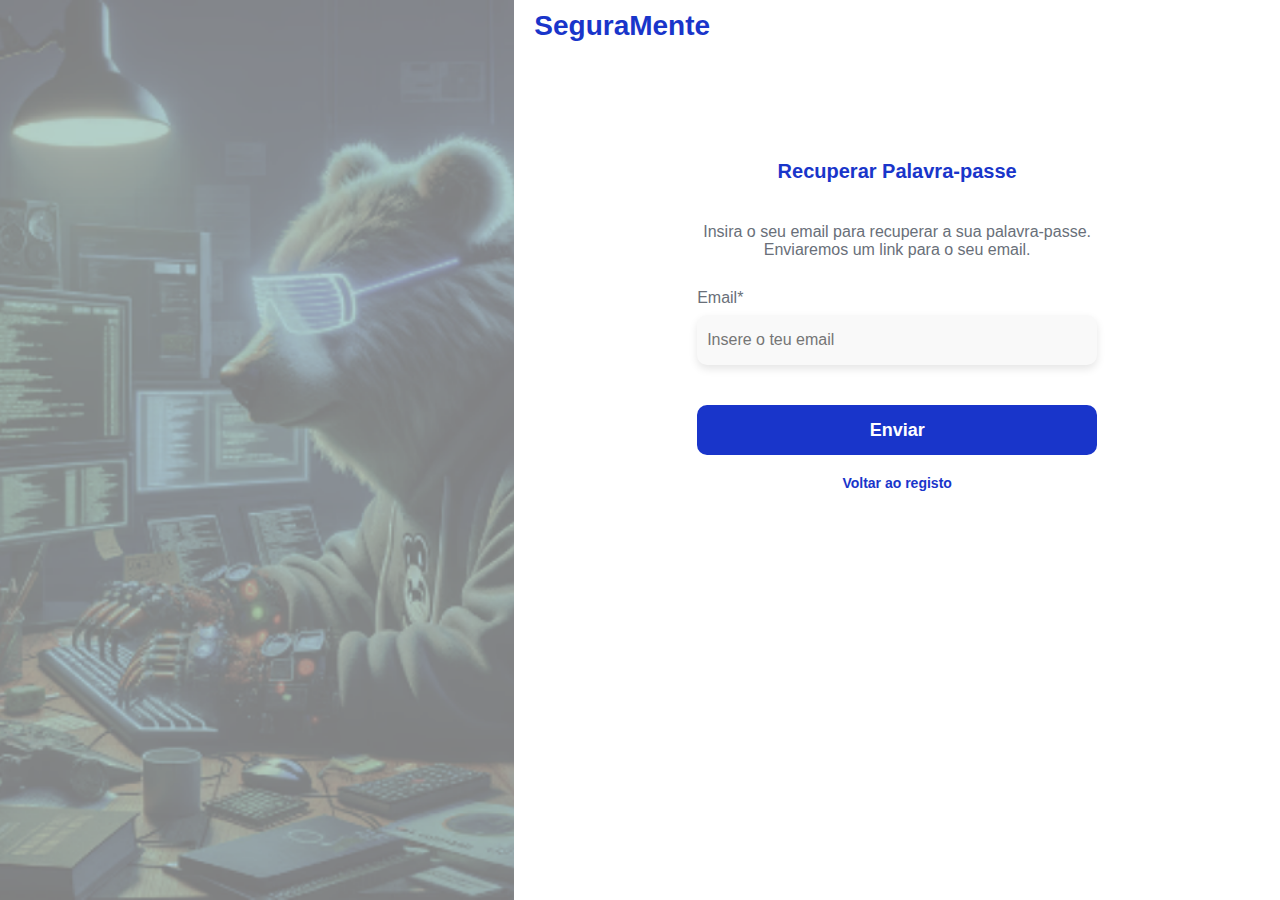
<file: seguramente/src/main/webapp/jsp/html/forgot_password.html>
<!DOCTYPE html>
<html lang="pt-PT">
<head>
    <meta charset="UTF-8">
    <meta name="viewport" content="width=device-width, initial-scale=1.0">
    <title>Recuperar Palavra-passe - SeguraMente</title>
    <link rel="stylesheet" href="css/forgot_password.css">

</head>
<body>
    <div class="container">
        <!-- Left Side with Image -->
        <div class="left"></div>

        <!-- Right Side with Form -->
        <div class="right">
            <div class="site-title">
                <a href="../index.html" class="site-title-link">SeguraMente</a>
            </div>   
            <h1>Recuperar Palavra-passe</h1>
            <p>Insira o seu email para recuperar a sua palavra-passe. Enviaremos um link para o seu email.</p>
            <form action="forgot_password_submit.html">
                <div class="form-group">
                    <label for="email">Email*</label>
                    <input type="email" id="email" placeholder="Insere o teu email" required>
                </div>
                <button type="submit" class="btn-primary">Enviar</button>
            </form>
            <a href="register.html" class="back-link">Voltar ao registo</a>
        </div>
    </div>
</body>
</html>
</file>
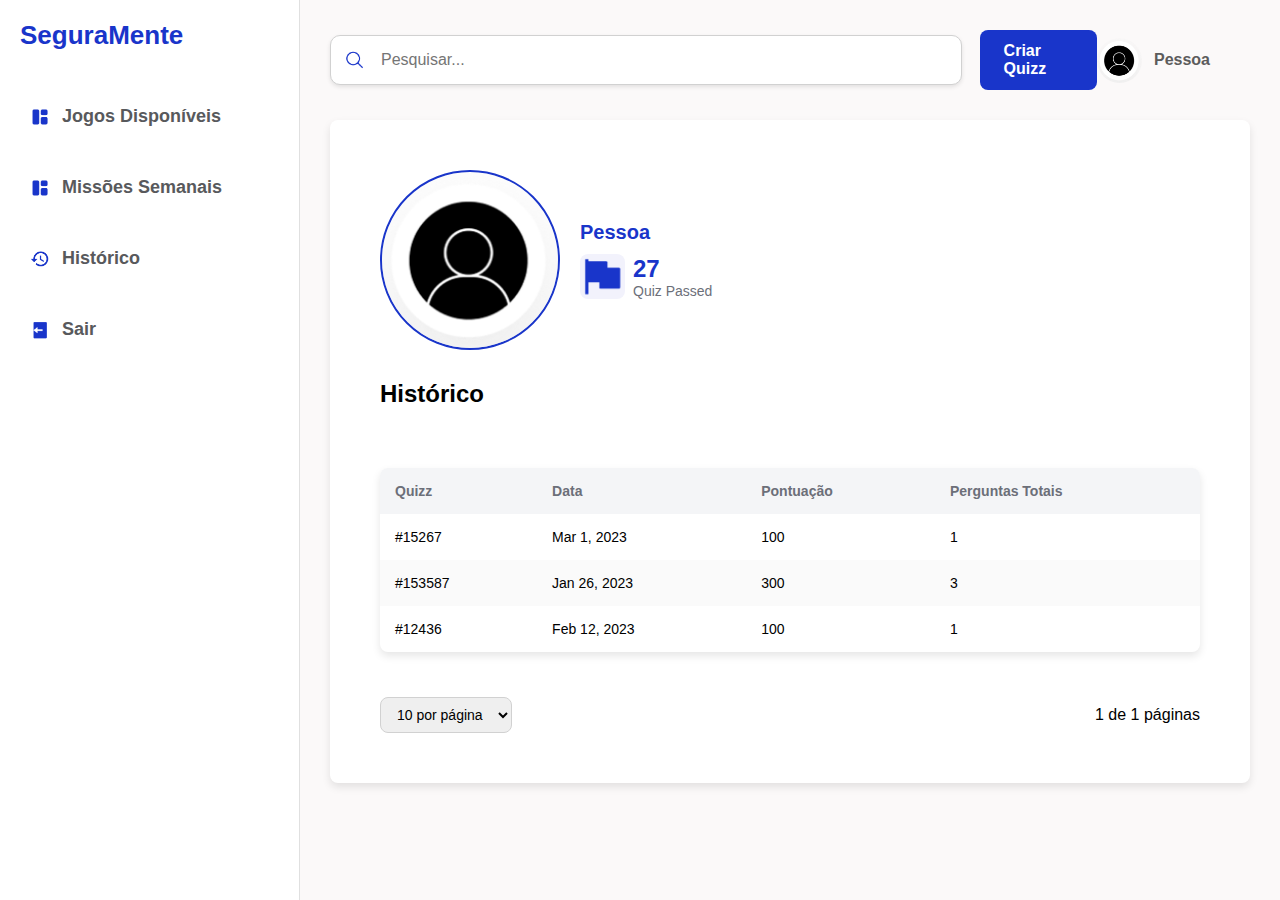
<file: seguramente/src/main/webapp/jsp/html/historico.html>
<!DOCTYPE html>
<html lang="pt-PT">
<head>
    <meta charset="UTF-8">
    <meta name="viewport" content="width=device-width, initial-scale=1.0">
    <title>Histórico - SeguraMente</title>
    <link rel="stylesheet" href="css/historico.css">

</head>
<body>
    <div class="container">
        <!-- Sidebar -->
        <div class="sidebar">
            <h1>SeguraMente</h1>
            <a href="dashboard.html" class="sidebar-item">
                <img src="imagens/jogos_disponiveis_icon.png" alt="Jogos Disponíveis" style="width: 20px; height: 20px;">
                Jogos Disponíveis
            </a>
            <a href="missoes_semanais.html" class="sidebar-item">
                <img src="imagens/missoes_icon.png" alt="Missões Semanais" style="width: 20px; height: 20px;">
                Missões Semanais
            </a>
            <a href="historico.html" class="sidebar-item">
                <img src="imagens/historico_icon.png" alt="Histórico" style="width: 20px; height: 20px;">
                Histórico
            </a>
            <a href="#" class="sidebar-item" id="logout">
                <img src="imagens/logout_icon.png" alt="Sair" style="width: 20px; height: 20px;">
                Sair
            </a>
        </div>

        <!-- Content -->
        <div class="content">
            <!-- Header -->
            <div class="header">
                <div class="search-container">
                    <img src="imagens/lupa.png" alt="Lupa" class="search-icon">
                    <input type="text" placeholder="Pesquisar...">
                </div>
                <a href="criar_quizz.html" class="create-quiz">Criar Quizz</a>
                <a href="perfil.html" class="profile">
                    <img src="imagens/avatar.png" alt="Avatar">
                    <span>Pessoa</span>
                </a>
            </div>

            <!-- Quiz Section -->
            <div class="quiz-section">
                <div class="quiz-header">
                    <div class="user-info">
                        <img src="imagens/avatar.png" alt="Avatar do usuário" class="user-avatar">
                        <div class="user-details">
                            <span class="user-name">Pessoa</span>
                            <div class="user-score-container">
                                <img src="imagens/flag_icon.png" alt="Flag Icon" class="flag-icon">
                                <div class="user-score">
                                    <span class="score-value">27</span>
                                    <span class="score-text">Quiz Passed</span>
                                </div>
                            </div>
                        </div>
                    </div>
                </div>

                <h2>Histórico</h2>

                <div class="table-container">
                    <table class="table">
                        <thead>
                            <tr>
                                <th>Quizz</th>
                                <th>Data</th>
                                <th>Pontuação</th>
                                <th>Perguntas Totais</th>
                            </tr>
                        </thead>
                        <tbody>
                            <tr>
                                <td>#15267</td>
                                <td>Mar 1, 2023</td>
                                <td>100</td>
                                <td>1</td>
                            </tr>
                            <tr>
                                <td>#153587</td>
                                <td>Jan 26, 2023</td>
                                <td>300</td>
                                <td>3</td>
                            </tr>
                            <tr>
                                <td>#12436</td>
                                <td>Feb 12, 2023</td>
                                <td>100</td>
                                <td>1</td>
                            </tr>
                        </tbody>
                    </table>
                </div>

                <div class="pagination">
                    <select>
                        <option value="10">10 por página</option>
                        <option value="20">20 por página</option>
                    </select>
                    <div>
                        <span>1 de 1 páginas</span>
                    </div>
                </div>
            </div>
        </div>
    </div>

            <!-- Modal -->
            <div class="modal-overlay" id="modal">
                <div class="modal-content">
                    <h2>Tem certeza que deseja sair?</h2>
                    <div class="modal-buttons">
                        <button class="btn-yes" id="confirmYes">Sim</button>
                        <button class="btn-no" id="confirmNo">Não</button>
                    </div>
                </div>
            </div>


    <script>
        const logoutLink = document.getElementById('logout');
        const modal = document.getElementById('modal');
        const confirmYes = document.getElementById('confirmYes');
        const confirmNo = document.getElementById('confirmNo');

        logoutLink.addEventListener('click', (e) => {
            e.preventDefault();
            modal.classList.add('show');
        });

        confirmYes.addEventListener('click', () => {
            window.location.href = '../index.html';
        });

        confirmNo.addEventListener('click', () => {
            modal.classList.remove('show');
        });
    </script>
</body>
</html>
</file>
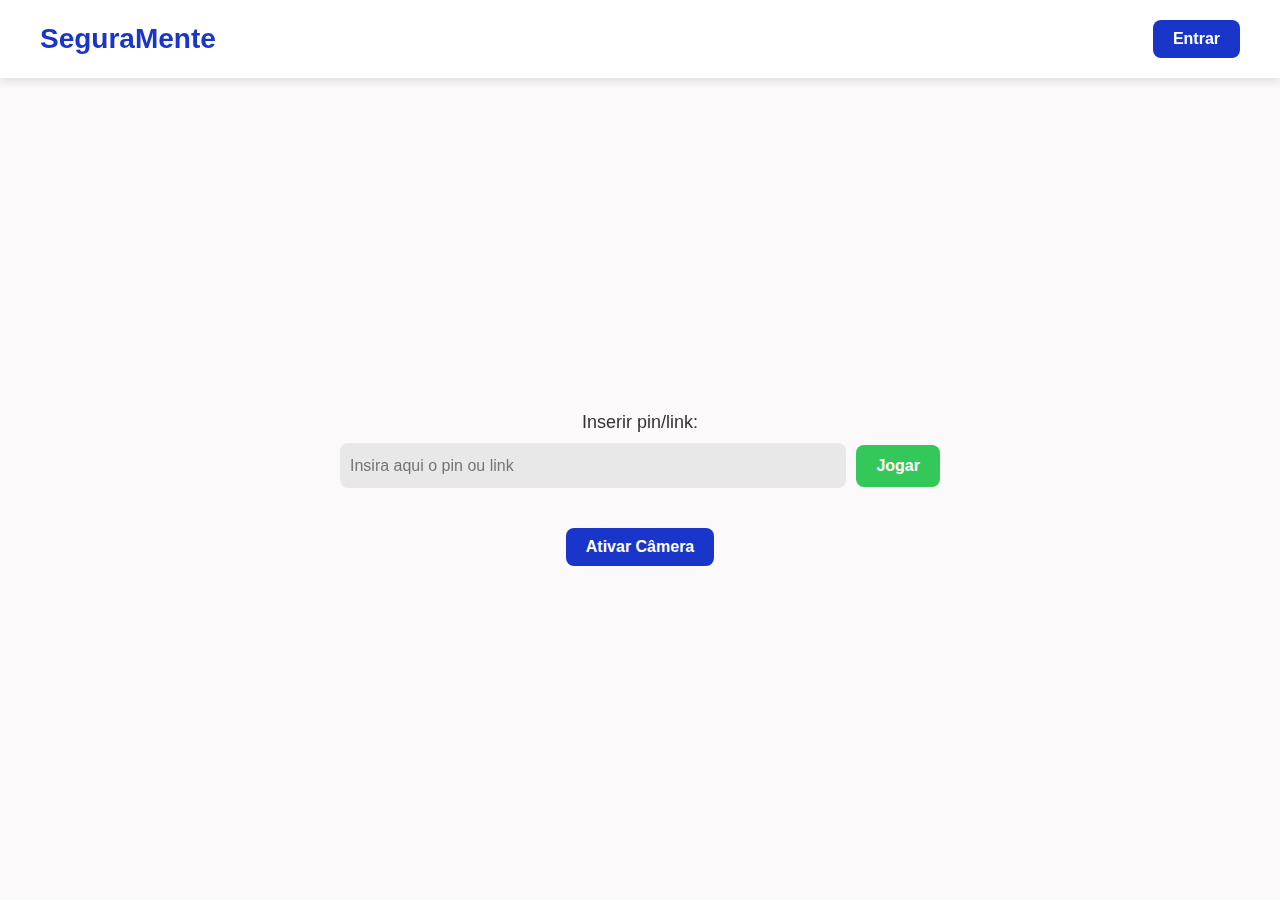
<file: seguramente/src/main/webapp/jsp/html/jogar_agora.html>
<!DOCTYPE html>
<html lang="pt-PT">
<head>
    <meta charset="UTF-8">
    <meta name="viewport" content="width=device-width, initial-scale=1.0">
    <title>Jogar Agora</title>
    <link rel="stylesheet" href="css/jogar_agora.css">


</head>
<body>
    <header>
        <a href="../index.html" class="site-title">SeguraMente</a>
        <a href="login.html" class="button-blue">Entrar</a>
    </header>

    <div class="content">
        <label for="pin-input">Inserir pin/link:</label>
        <div class="input-container">
            <input type="text" id="pin-input" placeholder="Insira aqui o pin ou link">
            <button class="play-button" onclick="redirectToNickname()">Jogar</button>
        </div>
        <p id="error-message" class="error-message">Por favor, insira um PIN ou link antes de continuar.</p>
        
        <div class="qr-code">
            <button class="camera-button" onclick="startCamera()">Ativar Câmera</button>
            <video id="camera-stream" autoplay></video>
        </div>
    </div>

    <script>
        async function startCamera() {
            const video = document.getElementById('camera-stream');

            try {
                const stream = await navigator.mediaDevices.getUserMedia({ video: true });
                
                video.srcObject = stream;
                video.style.display = 'block'; 
            } catch (error) {
                alert('Erro ao acessar a câmera. Verifique se o navegador tem permissões.');
                console.error('Camera error:', error);
            }
        }

        function redirectToNickname() {
            const pinInput = document.getElementById("pin-input").value.trim();
            const errorMessage = document.getElementById("error-message");

            if (pinInput) {
                window.location.href = `nickname.html?pin=${encodeURIComponent(pinInput)}`;
            } else {
                errorMessage.style.display = 'block';

                setTimeout(() => {
                    errorMessage.style.display = 'none';
                }, 3000);
            }
        }
    </script>
</body>
</html>
</file>
<file: css/index.css>
body {
    position: relative;
    width: 100%;
    height: auto;
    background: #FFFFFF;
    backdrop-filter: blur(31.3993px);
    margin: 0;
    font-family: 'Poppins', sans-serif;
}

header {
    display: flex;
    justify-content: space-between;
    align-items: center;
    padding: 20px 50px;
    background-color: #FFFFFF;
    box-shadow: 0px 4px 8px rgba(0, 0, 0, 0.1);
}

header h1 {
    color: #1935CA;
    font-size: 42px;
    font-weight: 700;
}

header nav a {
    text-decoration: none;
    margin-left: 15px;
    padding: 12px 24px;
    font-weight: 600;
    font-size: 18px;
    transition: background-color 0.3s;
    border-radius: 10px;
}

header nav .button-blue {
    background-color: #1935CA;
    color: #fff;
}

header nav .button-blue:hover {
    background-color: #0056b3;
}

header nav .button-white {
    background-color: #FFFFFF;
    color: #000;
    border: 2px solid #000;
}

header nav .button-white:hover {
    background-color: #f0f0f0;
}

.kids {
    font-size: 28px;
    color: #ff5733;
    font-weight: 700;
}

.hero {
    display: flex;
    justify-content: space-between;
    align-items: center;
    padding: 60px 10%;
    background: #FFFFFF;
    margin-top: 20px;
}

.hero .text {
    max-width: 50%;
}

.hero .text h2 {
    color: #1935CA;
    font-size: 56px;
    font-weight: bold;
    margin-bottom: 30px;
}

.kids-text {
    color: #ff5733;
    font-weight: bold;
}

.hero .text p {
    color: #333;
    font-size: 24px;
    margin: 15px 0;
}

.hero .image {
    max-width: 40%;
}

.hero .image img {
    width: 100%;
    height: auto;
}

.game-themes {
    text-align: center;
    margin: 50px 10%;
    padding: 30px;
    border-radius: 10px;
    background: #FFFFFF;
    box-shadow: 0px 4px 8px rgba(0, 0, 0, 0.1);
    position: relative;
    overflow: hidden;
}

.game-themes h3 {
    font-size: 36px;
    font-weight: bold;
    margin-bottom: 20px;
}

.carousel {
    display: flex;
    justify-content: center;
    align-items: center;
    position: relative;
}

.carousel img {
    width: 1000px;
    height: 550px;
    object-fit: contain;
    transition: opacity 0.5s ease-in-out;
    opacity: 0;
    position: absolute;
}

.carousel img.active {
    opacity: 1;
    position: static;
}

.arrow {
    position: absolute;
    top: 50%;
    transform: translateY(-50%);
    font-size: 24px;
    font-weight: bold;
    color: #1935CA;
    cursor: pointer;
    z-index: 10;
    user-select: none;
}

.arrow.left {
    left: 20px;
}

.arrow.right {
    right: 20px;
}

.section {
    display: flex;
    justify-content: space-between;
    align-items: center;
    margin: 50px 10%;
    padding: 30px;
    border-radius: 10px;
    background: #FFFFFF;
    box-shadow: 0px 4px 8px rgba(0, 0, 0, 0.1);
}

.section .text {
    flex: 1;
    padding: 30px;
}

.section .text h3 {
    font-size: 28px;
    font-weight: bold;
    color: #1E1E1E;
    margin-bottom: 20px;
}

.section .text p {
    font-size: 20px;
    line-height: 1.8;
    color: #333;
}

.section .image {
    flex: 1;
    padding: 30px;
    text-align: center;
}

.section .image img {
    max-width: 100%;
    height: auto;
    border-radius: 10px;
}

footer {
    text-align: center;
    padding: 20px;
    background: #FFFFFF;
    font-size: 16px;
    color: #000;
}

.footer-link {
    color: #000;
    text-decoration: none;
}

.footer-link:hover {
    text-decoration: underline;
}
</file>
<file: seguramente/src/main/webapp/jsp/html/css/forgot_password.css>
* {
    margin: 0;
    padding: 0;
    box-sizing: border-box;
}

body {
    font-family: 'Poppins', sans-serif;
    background: #FBF9F9;
    display: flex;
    height: 100vh;
    overflow: hidden;
}

.container {
    display: flex;
    width: 100%;
    height: 100%;
}

.left {
    flex: 1.5;
    background: url('../imagens/urso.png') no-repeat center center;
    background-size: cover;
}

.right {
    flex: 2;
    display: flex;
    flex-direction: column;
    justify-content: flex-start;
    align-items: center;
    background: #FFFFFF;
    padding: 40px;
    position: relative;
    padding-top: 120px; 
}

.site-title {
    position: absolute;
    top: 10px;
    left: 20px;
    font-size: 28px;
    font-weight: 700;
    color: #1935CA;
}

.site-title-link {
    text-decoration: none; 
    color: inherit; 
    font-family: inherit; 
    font-size: inherit; 
}

.site-title-link:hover {
    cursor: pointer;
}

.right h1 {
    font-size: 20px;
    font-weight: 700;
    color: #1935CA;
    margin-bottom: 40px;
    margin-top: 40px; 
}

.right p {
    font-size: 16px;
    color: #696F79;
    margin-bottom: 30px;
    text-align: center;
    max-width: 400px;
}

form {
    width: 100%;
    max-width: 400px;
    display: flex;
    flex-direction: column;
    align-items: center;
    gap: 20px;
}

.form-group {
    width: 100%;
}

.form-group label {
    font-size: 16px;
    font-weight: 500;
    color: #696F79;
    margin-bottom: 8px;
    display: block;
}

.form-group input {
    width: 100%;
    height: 50px;
    font-size: 16px;
    border: none;
    border-radius: 10px;
    box-shadow: 0px 4px 8px rgba(0, 0, 0, 0.1);
    padding: 0 10px;
    background: #F9F9F9;
}

.btn-primary {
    width: 100%;
    height: 50px;
    font-size: 18px;
    font-weight: 600;
    text-align: center;
    border: none;
    border-radius: 10px;
    cursor: pointer;
    margin-top: 20px;
    background: #1935CA;
    color: #FFFFFF;
    transition: background 0.3s ease;
}

.btn-primary:hover {
    background: #152A9A;
}

.back-link {
    font-size: 14px;
    font-weight: 700;
    color: #1935CA;
    text-decoration: none;
    margin-top: 20px;
    transition: color 0.3s ease;
}

.back-link:hover {
    color: #152A9A;
}
</file>
<file: seguramente/src/main/webapp/jsp/html/css/jogar_agora.css>
* {
    margin: 0;
    padding: 0;
    box-sizing: border-box;
}

body {
    font-family: 'Poppins', sans-serif;
    background: #FBF9F9;
    display: flex;
    flex-direction: column;
    align-items: center;
    justify-content: space-between;
    height: 100vh; 
    backdrop-filter: blur(37.6792px);
    overflow: hidden; 
}

header {
    display: flex;
    justify-content: space-between;
    align-items: center;
    width: 100%;
    padding: 20px 40px;
    background: #FFFFFF;
    box-shadow: 0px 4px 8px rgba(0, 0, 0, 0.1);
    flex-shrink: 0; 
}

header a.site-title {
    font-size: 28px;
    font-weight: 700;
    color: #1935CA;
    text-decoration: none;
    transition: color 0.3s;
}

header a.site-title:hover {
    color: #0056b3;
}

header .button-blue {
    padding: 10px 20px;
    font-size: 16px;
    font-weight: 600;
    color: #FFFFFF;
    background-color: #1935CA;
    border: none;
    border-radius: 8px;
    cursor: pointer;
    text-decoration: none;
}

.content {
    flex: 1; 
    text-align: center;
    display: flex;
    flex-direction: column;
    justify-content: center;
    align-items: center;
    width: 100%;
    padding: 0 20px;
}

.input-container {
    display: flex;
    gap: 10px;
    align-items: center;
    width: 100%;
    max-width: 600px;
}

.content label {
    font-size: 18px;
    font-weight: 500;
    color: #333;
    margin-bottom: 10px;
}

.content input {
    flex: 1;
    height: 45px;
    font-size: 16px;
    border: none;
    border-radius: 8px;
    padding: 0 10px;
    background: #E8E8E8;
}

.play-button {
    padding: 12px 20px;
    font-size: 16px;
    font-weight: 600;
    color: white;
    background-color: #34C759;
    border: none;
    border-radius: 8px;
    cursor: pointer;
}

.play-button:hover {
    background-color: #28A745;
}

.qr-code {
    margin-top: 20px;
    text-align: center;
}

.camera-button {
    margin-top: 20px;
    padding: 10px 20px;
    font-size: 16px;
    font-weight: 600;
    color: #FFFFFF;
    background-color: #1935CA;
    border: none;
    border-radius: 8px;
    cursor: pointer;
}

#camera-stream {
    margin-top: 20px;
    max-width: 90%;
    max-height: 250px; 
    border-radius: 8px;
    display: none; 
}

.error-message {
    color: #FF3B30;
    font-size: 14px;
    font-weight: bold;
    margin-top: 5px;
    display: none;
}

footer {
    width: 100%;
    text-align: center;
    padding: 10px;
    background: #FFFFFF;
    box-shadow: 0px -2px 4px rgba(0, 0, 0, 0.1);
    font-size: 14px;
    color: #333;
    flex-shrink: 0; 
}
</file>
<file: seguramente/src/main/webapp/jsp/html/css/admin_aprovar_quizz.css>
/* Reset básico */
* {
    margin: 0;
    padding: 0;
    box-sizing: border-box;
}

body {
    font-family: 'Poppins', sans-serif;
    background: #FBF9F9;
    display: flex;
    flex-direction: column;
    height: 100vh;
}

.container {
    display: flex;
    height: 100%;
    width: 100%;
}

/* Sidebar */
.sidebar {
    width: 300px;
    background: #FFFFFF;
    display: flex;
    flex-direction: column;
    padding: 20px;
    color: #1935CA;
    border-right: 1px solid #E0E0E0;
}

.sidebar h1 {
    font-size: 26px;
    font-weight: bold;
    margin-bottom: 30px;
    color: #1935CA;
}

.sidebar-item {
    margin: 15px 0;
    padding: 10px;
    font-size: 18px;
    font-weight: 600;
    border-radius: 8px;
    cursor: pointer;
    display: flex;
    align-items: center;
    gap: 12px;
    color: #58595c;
    text-decoration: none;
    transition: background 0.3s, color 0.3s;
}

.sidebar-item:hover {
    background: #E3EAFD;
    color: #1935CA;
}

.sidebar-item.active {
    background: #E3EAFD;
    color: #1935CA;
}

/* Content */
.content {
    flex: 1;
    background: #FBF9F9;
    padding: 30px;
}

/* Header */
.header {
    display: flex;
    justify-content: space-between;
    align-items: center;
    margin-bottom: 30px;
}

.search-container {
    position: relative;
    width: 700px;
}

.header .search-container input {
    width: 100%;
    height: 50px;
    border: 1px solid #D1D1D1;
    border-radius: 10px;
    padding: 0 20px;
    font-size: 16px;
    box-shadow: 0px 2px 4px rgba(0, 0, 0, 0.1);
}

.header .create-quiz {
    background: #1935CA;
    color: white;
    border: none;
    border-radius: 8px;
    padding: 12px 24px;
    font-size: 16px;
    cursor: pointer;
    font-weight: bold;
    text-decoration: none;
}

.profile {
    display: flex;
    align-items: center;
    gap: 12px;
    text-decoration: none;
    color: inherit;
}

.profile img {
    width: 45px;
    height: 45px;
    border-radius: 50%;
    object-fit: cover;
}

.profile span {
    font-size: 16px;
    font-weight: 600;
    color: #5c5c5c;
}

.content h1 {
    font-size: 24px;
    font-weight: bold;
    color: #1935CA;
    margin-bottom: 30px;
}

.quiz-list {
    display: flex;
    flex-direction: column;
    gap: 20px;
}

.quiz-item {
    display: flex;
    justify-content: space-between;
    align-items: center;
    padding: 15px 20px;
    background: #F9F9F9;
    border-radius: 8px;
    box-shadow: 0px 2px 4px rgba(0, 0, 0, 0.1);
    font-size: 18px;
    color: #58595C;
    cursor: pointer;
    text-decoration: none;
}

.quiz-item:hover {
    background: #E3EAFD;
}

.quiz-item span {
    color: inherit;
}

.quiz-item button {
    background: none;
    border: none;
    font-size: 18px;
    font-weight: bold;
    color: #FF3B30;
    cursor: pointer;
}

.quiz-item button:hover {
    color: #D32F2F;
}

/* Modal de Logout */
.modal-overlay {
    position: fixed;
    top: 0;
    left: 0;
    width: 100%;
    height: 100%;
    background: rgba(0, 0, 0, 0.5);
    display: flex;
    justify-content: center;
    align-items: center;
    z-index: 1000;
    visibility: hidden;
    opacity: 0;
    transition: all 0.3s ease;
}

.modal-overlay.show {
    visibility: visible;
    opacity: 1;
}

.modal-content {
    background: #FFFFFF;
    border-radius: 10px;
    padding: 20px;
    text-align: center;
    box-shadow: 0px 4px 8px rgba(0, 0, 0, 0.2);
    width: 400px;
}

.modal-content h2 {
    font-size: 20px;
    color: #333;
    margin-bottom: 20px;
}

.modal-buttons {
    display: flex;
    justify-content: center;
    gap: 20px;
}

.modal-buttons button {
    padding: 10px 20px;
    font-size: 16px;
    border: none;
    border-radius: 5px;
    cursor: pointer;
}

.btn-yes {
    background: #1935CA;
    color: #FFFFFF;
}

.btn-no {
    background: #E3EAFD;
    color: #1935CA;
}

.btn-yes:hover {
    background: #162E8E;
}

.btn-no:hover {
    background: #C5D4F2;
}
</file>
<file: seguramente/src/main/webapp/jsp/html/css/admin_criar_missoes.css>
/* Reset básico */
* {
    margin: 0;
    padding: 0;
    box-sizing: border-box;
}

body {
    font-family: 'Poppins', sans-serif;
    background: #FBF9F9;
    display: flex;
    flex-direction: column;
    height: 100vh;
}

.container {
    display: flex;
    height: 100%;
    width: 100%;
}

/* Sidebar */
.sidebar {
    width: 300px;
    background: #FFFFFF;
    display: flex;
    flex-direction: column;
    padding: 20px;
    color: #1935CA;
    border-right: 1px solid #E0E0E0;
}

.sidebar h1 {
    font-size: 26px;
    font-weight: bold;
    margin-bottom: 30px;
    color: #1935CA;
}

.sidebar-item {
    margin: 15px 0;
    padding: 10px;
    font-size: 18px;
    font-weight: 600;
    border-radius: 8px;
    cursor: pointer;
    display: flex;
    align-items: center;
    gap: 12px;
    color: #58595c;
    text-decoration: none;
    transition: background 0.3s, color 0.3s;
}

.sidebar-item:hover {
    background: #E3EAFD;
    color: #1935CA;
}

.sidebar-item.active {
    background: #E3EAFD;
    color: #1935CA;
}

/* Content */
.content {
    flex: 1;
    background: #FBF9F9;
    padding: 30px;
}

/* Header */
.header {
    display: flex;
    justify-content: space-between;
    align-items: center;
    margin-bottom: 30px;
}

.search-container {
    position: relative;
    width: 700px;
}

.header .search-container input {
    width: 100%;
    height: 50px;
    border: 1px solid #D1D1D1;
    border-radius: 10px;
    padding: 0 20px;
    font-size: 16px;
    box-shadow: 0px 2px 4px rgba(0, 0, 0, 0.1);
}

.header .create-quiz {
    background: #1935CA;
    color: white;
    border: none;
    border-radius: 8px;
    padding: 12px 24px;
    font-size: 16px;
    cursor: pointer;
    font-weight: bold;
    text-decoration: none;
}

.profile {
    display: flex;
    align-items: center;
    gap: 12px;
    text-decoration: none;
    color: inherit;
}

.profile img {
    width: 45px;
    height: 45px;
    border-radius: 50%;
    object-fit: cover;
}

.profile span {
    font-size: 16px;
    font-weight: 600;
    color: #5c5c5c;
}

.content h1 {
    font-size: 24px;
    font-weight: bold;
    color: #1935CA;
    margin-bottom: 30px;
}

/* Form */
.form-group.row {
    margin-top: 50px;
    display: flex;
    gap: 20px;
    align-items: center;
    width: 100%;
    padding: 0 200px;
}

.form-column {
    display: flex;
    flex-direction: column;
    flex-grow: 1;
    min-width: 0;
}

.form-column.small {
    flex: 2; 
}

.form-column.tiny {
    flex: 1; 
}

.form-group label {
    font-size: 16px;
    font-weight: 600;
    color: #333;
}

.form-group input, .form-group textarea {
    padding: 12px;
    font-size: 16px;
    border: 1px solid #D1D1D1;
    border-radius: 8px;
    background: #FFFFFF;
    transition: border 0.3s ease-in-out;
    width: 100%;
}

.form-group input:focus, .form-group textarea:focus {
    border-color: #000000;
    outline: none;
    box-shadow: 0px 0px 5px rgba(25, 53, 202, 0.2);
}

.form-group textarea {
    resize: none;
    height: auto;
}

.form-group.description {
    display: flex;
    flex-direction: column;
    width: 100%;
    padding: 0 200px; 
}

.form-group.description textarea {
    width: 100%;
    height: 150px; 
    padding: 12px;
    font-size: 16px;
    border: 1px solid #D1D1D1;
    border-radius: 8px;
    background: #FFFFFF;
    transition: border 0.3s ease-in-out;
    resize: none; 
}

.form-group.description textarea:focus {
    border-color: #000000;
    outline: none;
    box-shadow: 0px 0px 5px rgba(25, 53, 202, 0.2);
}

.action-buttons {
    display: flex;
    justify-content: center;
    margin-top: 60px;
    gap: 50px;
}

.btn-add {
    background: #34C759;
    color: white;
    border: none;
    border-radius: 8px;
    padding: 12px 24px;
    font-size: 16px;
    cursor: pointer;
    font-weight: bold;
}

.btn-remove {
    background: #FF3B30;
    color: white;
    border: none;
    border-radius: 8px;
    padding: 12px 24px;
    font-size: 16px;
    cursor: pointer;
    font-weight: bold;
}

.btn-add:hover {
    background: #28A745;
}

.btn-remove:hover {
    background: #D32F2F;
}

/* Modal de Logout */
.modal-overlay {
    position: fixed;
    top: 0;
    left: 0;
    width: 100%;
    height: 100%;
    background: rgba(0, 0, 0, 0.5);
    display: flex;
    justify-content: center;
    align-items: center;
    z-index: 1000;
    visibility: hidden;
    opacity: 0;
    transition: all 0.3s ease;
}

.modal-overlay.show {
    visibility: visible;
    opacity: 1;
}

.modal-content {
    background: #FFFFFF;
    border-radius: 10px;
    padding: 20px;
    text-align: center;
    box-shadow: 0px 4px 8px rgba(0, 0, 0, 0.2);
    width: 400px;
}

.modal-content h2 {
    font-size: 20px;
    color: #333;
    margin-bottom: 20px;
}

.modal-buttons {
    display: flex;
    justify-content: center;
    gap: 20px;
}

.modal-buttons button {
    padding: 10px 20px;
    font-size: 16px;
    border: none;
    border-radius: 5px;
    cursor: pointer;
}

.btn-yes {
    background: #1935CA;
    color: #FFFFFF;
}

.btn-no {
    background: #E3EAFD;
    color: #1935CA;
}

.btn-yes:hover {
    background: #162E8E;
}

.btn-no:hover {
    background: #C5D4F2;
}

/* Mensagem de Sucesso */
.success-message {
    display: none;
    position: fixed;
    top: 20px;
    left: 50%;
    transform: translateX(-50%);
    background: #34C759;
    color: white;
    padding: 15px 25px;
    border-radius: 8px;
    font-size: 16px;
    font-weight: bold;
    box-shadow: 0px 4px 6px rgba(0, 0, 0, 0.2);
    z-index: 1000;
}

/* Modal de Cancelamento */
.modal-overlay.show {
    visibility: visible;
    opacity: 1;
}
</file>
<file: seguramente/src/main/webapp/jsp/html/css/admin_criar_quizz.css>
/* Reset básico */
* {
    margin: 0;
    padding: 0;
    box-sizing: border-box;
}

body {
    font-family: 'Poppins', sans-serif;
    background: #FBF9F9;
    display: flex;
    flex-direction: column;
    height: 100vh;
    overflow: hidden;
}

.container {
    display: flex;
    height: 100%;
    width: 100%;
}

/* Sidebar */
.sidebar {
    width: 300px;
    background: #FFFFFF;
    display: flex;
    flex-direction: column;
    padding: 20px;
    color: #1935CA;
    border-right: 1px solid #E0E0E0;
}

.sidebar h1 {
    font-size: 26px;
    font-weight: bold;
    margin-bottom: 30px;
    color: #1935CA;
}

.sidebar-item {
    margin: 15px 0;
    padding: 10px;
    font-size: 18px;
    font-weight: 600;
    border-radius: 8px;
    cursor: pointer;
    display: flex;
    align-items: center;
    gap: 12px;
    color: #58595c;
    text-decoration: none;
    transition: background 0.3s, color 0.3s;
}

.sidebar-item:hover {
    background: #E3EAFD;
    color: #1935CA;
}

/* Content */
.content {
    flex: 1;
    background: #FBF9F9;
    padding: 30px;
    display: flex;
    flex-direction: column;
    overflow-y: auto;
}

/* Header */
.header {
    display: flex;
    justify-content: space-between;
    align-items: center;
    margin-bottom: 30px;
}

.search-container {
    position: relative;
    width: 700px;
}

.header .search-container .search-icon {
    position: absolute;
    left: 15px;
    top: 50%;
    transform: translateY(-50%);
    width: 20px;
    height: 20px;
    pointer-events: none;
}

.header .search-container input {
    width: 100%;
    height: 50px;
    border: 1px solid #D1D1D1;
    border-radius: 10px;
    padding: 0 20px 0 50px;
    font-size: 16px;
    box-shadow: 0px 2px 4px rgba(0, 0, 0, 0.1);
}

.header .create-quiz {
    background: #1935CA;
    color: white;
    border: none;
    border-radius: 8px;
    padding: 12px 24px;
    font-size: 16px;
    cursor: pointer;
    font-weight: bold;
    text-decoration: none;
}

.profile {
    display: flex;
    align-items: center;
    gap: 12px;
    text-decoration: none;
    color: inherit;
}

.profile img {
    width: 45px;
    height: 45px;
    border-radius: 50%;
    object-fit: cover;
}

.profile span {
    font-size: 16px;
    font-weight: 600;
    color: #5c5c5c;
}

/* Quiz Creation Section */
.quiz-section {
    background: #FFFFFF;
    padding: 40px;
    border-radius: 8px;
    box-shadow: 0px 4px 8px rgba(0, 0, 0, 0.1);
    display: flex;
    flex-direction: column;
    gap: 30px;
}

.quiz-title {
    font-size: 24px;
    font-weight: bold;
    color: #1935CA;
}

.question-container {
    display: flex;
    flex-direction: column;
    gap: 20px;
}

.question {
    border: 1px solid #E0E0E0;
    padding: 20px;
    border-radius: 8px;
    background: #F9F9F9;
    position: relative;
}

.question-header {
    display: flex;
    align-items: flex-start;
    gap: 20px;
    margin-bottom: 15px;
}

.question-title {
    font-weight: bold;
    margin-bottom: 10px;
    color: #1935CA;
}

.question textarea {
    flex: 1;
    height: 200px;
    border: 1px solid #D1D1D1;
    border-radius: 8px;
    padding: 15px;
    font-size: 16px;
    color: #58595c;
    background: #F7F9FC;
}

.question .upload-container {
    display: flex;
    flex-direction: column;
    align-items: center;
    justify-content: center;
    width: 400px;
    height: 200px;
    border: 2px dashed #D1D1D1;
    border-radius: 8px;
    text-align: center;
    font-size: 12px;
    color: #58595c;
    background: #F7F9FC;
}

.question .upload-container img {
    width: 100%;
    height: 100%;
    object-fit: cover;
    border-radius: 8px;
    display: none;
}

.question .upload-container input {
    display: none;
}

.options {
    display: flex;
    flex-direction: column;
    gap: 10px;
}

.option {
    display: flex;
    align-items: center;
    gap: 10px;
}

.option input[type="text"] {
    flex: 1;
    height: 40px;
    border: 1px solid #D1D1D1;
    border-radius: 8px;
    padding: 10px;
    font-size: 16px;
    background: #F7F9FC;
}

.option input[type="checkbox"] {
    width: 20px;
    height: 20px;
}

.remove-question-btn {
    position: absolute;
    top: 10px;
    right: 10px;
    background: #FF4D4D;
    color: white;
    border: none;
    border-radius: 8px;
    padding: 8px 16px;
    font-size: 14px;
    cursor: pointer;
}

.remove-question-btn:hover {
    background: #CC0000;
}

.btn {
    background: #1935CA;
    color: white;
    border: none;
    border-radius: 8px;
    padding: 12px 24px;
    font-size: 16px;
    cursor: pointer;
    font-weight: bold;
    text-align: center;
}

.btn:hover {
    background: #162E8E;
}

/* Modal de Logout */
.modal-overlay {
    position: fixed;
    top: 0;
    left: 0;
    width: 100%;
    height: 100%;
    background: rgba(0, 0, 0, 0.5);
    display: flex;
    justify-content: center;
    align-items: center;
    z-index: 1000;
    visibility: hidden;
    opacity: 0;
    transition: all 0.3s ease;
}

.modal-overlay.show {
    visibility: visible;
    opacity: 1;
}

.modal-content {
    background: #FFFFFF;
    border-radius: 10px;
    padding: 20px;
    text-align: center;
    box-shadow: 0px 4px 8px rgba(0, 0, 0, 0.2);
    width: 400px;
}

.modal-content h2 {
    font-size: 20px;
    color: #333;
    margin-bottom: 20px;
}

.modal-buttons {
    display: flex;
    justify-content: center;
    gap: 20px;
}

.modal-buttons button {
    padding: 10px 20px;
    font-size: 16px;
    border: none;
    border-radius: 5px;
    cursor: pointer;
}

.btn-yes {
    background: #1935CA;
    color: #FFFFFF;
}

.btn-no {
    background: #E3EAFD;
    color: #1935CA;
}

.btn-yes:hover {
    background: #162E8E;
}

.btn-no:hover {
    background: #C5D4F2;
}

/* Mensagem de sucesso */
.success-message {
    display: none;
    position: fixed;
    top: 20px;
    left: 50%;
    transform: translateX(-50%);
    background: #34C759;
    color: white;
    padding: 15px 25px;
    border-radius: 8px;
    font-size: 18px;
    font-weight: bold;
    text-align: center;
    box-shadow: 0px 2px 10px rgba(0, 0, 0, 0.2);
    opacity: 0;
    transition: opacity 0.5s ease-in-out;
    z-index: 1000;
}
</file>
<file: seguramente/src/main/webapp/jsp/html/css/admin_missoes.css>
/* Reset básico */
* {
    margin: 0;
    padding: 0;
    box-sizing: border-box;
}

body {
    font-family: 'Poppins', sans-serif;
    background: #FBF9F9;
    display: flex;
    flex-direction: column;
    height: 100vh;
}

.container {
    display: flex;
    height: 100%;
    width: 100%;
}

/* Sidebar */
.sidebar {
    width: 300px;
    background: #FFFFFF;
    display: flex;
    flex-direction: column;
    padding: 20px;
    color: #1935CA;
    border-right: 1px solid #E0E0E0;
}

.sidebar h1 {
    font-size: 26px;
    font-weight: bold;
    margin-bottom: 30px;
    color: #1935CA;
}

.sidebar-item {
    margin: 15px 0;
    padding: 10px;
    font-size: 18px;
    font-weight: 600;
    border-radius: 8px;
    cursor: pointer;
    display: flex;
    align-items: center;
    gap: 12px;
    color: #58595c;
    text-decoration: none;
    transition: background 0.3s, color 0.3s;
}

.sidebar-item:hover {
    background: #E3EAFD;
    color: #1935CA;
}

.sidebar-item.active {
    background: #E3EAFD;
    color: #1935CA;
}

/* Content */
.content {
    flex: 1;
    background: #FBF9F9;
    padding: 30px;
}

/* Header */
.header {
    display: flex;
    justify-content: space-between;
    align-items: center;
    margin-bottom: 30px;
}

.search-container {
    position: relative;
    width: 700px;
}

.header .search-container input {
    width: 100%;
    height: 50px;
    border: 1px solid #D1D1D1;
    border-radius: 10px;
    padding: 0 20px;
    font-size: 16px;
    box-shadow: 0px 2px 4px rgba(0, 0, 0, 0.1);
}

.header .create-quiz {
    background: #1935CA;
    color: white;
    border: none;
    border-radius: 8px;
    padding: 12px 24px;
    font-size: 16px;
    cursor: pointer;
    font-weight: bold;
    text-decoration: none;
}

.profile {
    display: flex;
    align-items: center;
    gap: 12px;
    text-decoration: none;
    color: inherit;
}

.profile img {
    width: 45px;
    height: 45px;
    border-radius: 50%;
    object-fit: cover;
}

.profile span {
    font-size: 16px;
    font-weight: 600;
    color: #5c5c5c;
}

.content h1 {
    font-size: 24px;
    font-weight: bold;
    color: #1935CA;
    margin-bottom: 30px;
}

.missions-list {
    display: flex;
    flex-direction: column;
    gap: 20px;
    margin-bottom: 30px;
}

.mission-item {
    display: flex;
    justify-content: space-between;
    align-items: center;
    padding: 15px 20px;
    background: #F9F9F9;
    border-radius: 8px;
    box-shadow: 0px 2px 4px rgba(0, 0, 0, 0.1);
    font-size: 18px;
    color: #58595C;
}

.mission-item span {
    font-size: 18px;
    font-weight: 500;
}

.action-buttons {
    display: flex;
    justify-content: center;
    gap: 20px;
}

.btn-add {
    background: #34C759;
    color: white;
    border: none;
    border-radius: 8px;
    padding: 12px 24px;
    font-size: 16px;
    cursor: pointer;
    font-weight: bold;
}

.btn-remove {
    background: #FF3B30;
    color: white;
    border: none;
    border-radius: 8px;
    padding: 12px 24px;
    font-size: 16px;
    cursor: pointer;
    font-weight: bold;
}

.btn-add:hover {
    background: #28A745;
}

.btn-remove:hover {
    background: #D32F2F;
}

/* Destaca a missão quando pode ser removida */
.selectable {
    background: #FFEBEE;
    cursor: pointer;
}    

/* Modal de Confirmação */
.modal {
    display: none;
    position: fixed;
    top: 0;
    left: 0;
    width: 100%;
    height: 100%;
    background: rgba(0, 0, 0, 0.5);
    justify-content: center;
    align-items: center;
}

.modal-content {
    background: white;
    padding: 20px;
    border-radius: 10px;
    text-align: center;
    width: 300px;
    box-shadow: 0px 2px 10px rgba(0, 0, 0, 0.2);
}

.modal-buttons {
    display: flex;
    justify-content: space-between;
    margin-top: 15px;
}

.btn-cancel, .btn-confirm {
    border: none;
    padding: 10px 20px;
    border-radius: 8px;
    cursor: pointer;
    font-size: 16px;
    font-weight: bold;
}

.btn-cancel {
    background: #E0E0E0;
    color: black;
}

.btn-confirm {
    background: #FF3B30;
    color: white;
}

        /* Modal de Logout */
        .modal-overlay {
    position: fixed;
    top: 0;
    left: 0;
    width: 100%;
    height: 100%;
    background: rgba(0, 0, 0, 0.5);
    display: flex;
    justify-content: center;
    align-items: center;
    z-index: 1000;
    visibility: hidden;
    opacity: 0;
    transition: all 0.3s ease;
}

.modal-overlay.show {
    visibility: visible;
    opacity: 1;
}

.modal-content {
    background: #FFFFFF;
    border-radius: 10px;
    padding: 20px;
    text-align: center;
    box-shadow: 0px 4px 8px rgba(0, 0, 0, 0.2);
    width: 400px;
}

.modal-content h2 {
    font-size: 20px;
    color: #333;
    margin-bottom: 20px;
}

.modal-buttons {
    display: flex;
    justify-content: center;
    gap: 20px;
}

.modal-buttons button {
    padding: 10px 20px;
    font-size: 16px;
    border: none;
    border-radius: 5px;
    cursor: pointer;
}

.btn-yes {
    background: #1935CA;
    color: #FFFFFF;
}

.btn-no {
    background: #E3EAFD;
    color: #1935CA;
}

.btn-yes:hover {
    background: #162E8E;
}

.btn-no:hover {
    background: #C5D4F2;
}
</file>
<file: seguramente/src/main/webapp/jsp/html/css/aprovar_jogo.css>
/* Reset básico */
* {
    margin: 0;
    padding: 0;
    box-sizing: border-box;
}

body {
    font-family: 'Poppins', sans-serif;
    background: #FBF9F9;
    display: flex;
    flex-direction: column;
    height: 100vh;
    overflow: hidden;
}

.container {
    display: flex;
    height: 100%;
    width: 100%;
}

/* Sidebar */
.sidebar {
    width: 300px;
    background: #FFFFFF;
    display: flex;
    flex-direction: column;
    padding: 20px;
    color: #1935CA;
    border-right: 1px solid #E0E0E0;
}

.sidebar h1 {
    font-size: 26px;
    font-weight: bold;
    margin-bottom: 30px;
    color: #1935CA;
}

.sidebar-item {
    margin: 15px 0;
    padding: 10px;
    font-size: 18px;
    font-weight: 600;
    border-radius: 8px;
    cursor: pointer;
    display: flex;
    align-items: center;
    gap: 12px;
    color: #58595c;
    text-decoration: none;
    transition: background 0.3s, color 0.3s;
}

.sidebar-item:hover {
    background: #E3EAFD;
    color: #1935CA;
}

/* Content */
.content {
    flex: 1;
    background: #FBF9F9;
    padding: 30px;
    display: flex;
    flex-direction: column;
    align-items: center;
    justify-content: center;
    text-align: center;
}

.title {
    font-size: 24px;
    font-weight: bold;
    color: #1935CA;
    margin-bottom: 20px;
}

.message {
    font-size: 16px;
    line-height: 1.6;
    color: #58595C;
    max-width: 600px;
    margin-bottom: 40px;
}

.btn {
    background: #1935CA;
    color: white;
    border: none;
    border-radius: 8px;
    padding: 12px 24px;
    font-size: 16px;
    cursor: pointer;
    font-weight: bold;
    text-align: center;
    text-decoration: none;
}

.btn:hover {
    background: #162E8E;
}
</file>
<file: seguramente/src/main/webapp/jsp/html/css/criar_quizz.css>
/* Reset básico */
* {
    margin: 0;
    padding: 0;
    box-sizing: border-box;
}

body {
    font-family: 'Poppins', sans-serif;
    background: #FBF9F9;
    display: flex;
    flex-direction: column;
    height: 100vh;
    overflow: hidden;
}

.container {
    display: flex;
    height: 100%;
    width: 100%;
}

/* Sidebar */
.sidebar {
    width: 300px;
    background: #FFFFFF;
    display: flex;
    flex-direction: column;
    padding: 20px;
    color: #1935CA;
    border-right: 1px solid #E0E0E0;
}

.sidebar h1 {
    font-size: 26px;
    font-weight: bold;
    margin-bottom: 30px;
    color: #1935CA;
}

.sidebar-item {
    margin: 15px 0;
    padding: 10px;
    font-size: 18px;
    font-weight: 600;
    border-radius: 8px;
    cursor: pointer;
    display: flex;
    align-items: center;
    gap: 12px;
    color: #58595c;
    text-decoration: none;
    transition: background 0.3s, color 0.3s;
}

.sidebar-item:hover {
    background: #E3EAFD;
    color: #1935CA;
}

/* Content */
.content {
    flex: 1;
    background: #FBF9F9;
    padding: 30px;
    display: flex;
    flex-direction: column;
    overflow-y: auto;
}

/* Header */
.header {
    display: flex;
    justify-content: space-between;
    align-items: center;
    margin-bottom: 30px;
}

.search-container {
    position: relative;
    width: 700px;
}

.header .search-container .search-icon {
    position: absolute;
    left: 15px;
    top: 50%;
    transform: translateY(-50%);
    width: 20px;
    height: 20px;
    pointer-events: none;
}

.header .search-container input {
    width: 100%;
    height: 50px;
    border: 1px solid #D1D1D1;
    border-radius: 10px;
    padding: 0 20px 0 50px;
    font-size: 16px;
    box-shadow: 0px 2px 4px rgba(0, 0, 0, 0.1);
}

.header .create-quiz {
    background: #1935CA;
    color: white;
    border: none;
    border-radius: 8px;
    padding: 12px 24px;
    font-size: 16px;
    cursor: pointer;
    font-weight: bold;
    text-decoration: none;
}

.profile {
    display: flex;
    align-items: center;
    gap: 12px;
    text-decoration: none;
    color: inherit;
}

.profile img {
    width: 45px;
    height: 45px;
    border-radius: 50%;
    object-fit: cover;
}

.profile span {
    font-size: 16px;
    font-weight: 600;
    color: #5c5c5c;
}

/* Quiz Creation Section */
.quiz-section {
    background: #FFFFFF;
    padding: 40px;
    border-radius: 8px;
    box-shadow: 0px 4px 8px rgba(0, 0, 0, 0.1);
    display: flex;
    flex-direction: column;
    gap: 30px;
}

.quiz-title {
    font-size: 24px;
    font-weight: bold;
    color: #1935CA;
}

.question-container {
    display: flex;
    flex-direction: column;
    gap: 20px;
}

.question {
    border: 1px solid #E0E0E0;
    padding: 20px;
    border-radius: 8px;
    background: #F9F9F9;
    position: relative;
}

.question-header {
    display: flex;
    align-items: flex-start;
    gap: 20px;
    margin-bottom: 15px;
}

.question-title {
    font-weight: bold;
    margin-bottom: 10px;
    color: #1935CA;
}

.question textarea {
    flex: 1;
    height: 200px;
    border: 1px solid #D1D1D1;
    border-radius: 8px;
    padding: 15px;
    font-size: 16px;
    color: #58595c;
    background: #F7F9FC;
}

.question .upload-container {
    display: flex;
    flex-direction: column;
    align-items: center;
    justify-content: center;
    width: 400px;
    height: 200px;
    border: 2px dashed #D1D1D1;
    border-radius: 8px;
    text-align: center;
    font-size: 12px;
    color: #58595c;
    background: #F7F9FC;
}

.question .upload-container img {
    width: 100%;
    height: 100%;
    object-fit: cover;
    border-radius: 8px;
    display: none;
}

.question .upload-container input {
    display: none;
}

.options {
    display: flex;
    flex-direction: column;
    gap: 10px;
}

.option {
    display: flex;
    align-items: center;
    gap: 10px;
}

.option input[type="text"] {
    flex: 1;
    height: 40px;
    border: 1px solid #D1D1D1;
    border-radius: 8px;
    padding: 10px;
    font-size: 16px;
    background: #F7F9FC;
}

.option input[type="checkbox"] {
    width: 20px;
    height: 20px;
}

.remove-question-btn {
    position: absolute;
    top: 10px;
    right: 10px;
    background: #FF4D4D;
    color: white;
    border: none;
    border-radius: 8px;
    padding: 8px 16px;
    font-size: 14px;
    cursor: pointer;
}

.remove-question-btn:hover {
    background: #CC0000;
}

.btn {
    background: #1935CA;
    color: white;
    border: none;
    border-radius: 8px;
    padding: 12px 24px;
    font-size: 16px;
    cursor: pointer;
    font-weight: bold;
    text-align: center;
}

.btn:hover {
    background: #162E8E;
}
</file>
<file: seguramente/src/main/webapp/jsp/html/css/dashboard.css>
/* Reset básico */
* {
    margin: 0;
    padding: 0;
    box-sizing: border-box;
}

body {
    font-family: 'Poppins', sans-serif;
    background: #FBF9F9;
    display: flex;
    flex-direction: column;
    height: 100vh;
    overflow: hidden;
}

/* Container Principal */
.container {
    display: flex;
    height: 100%;
    width: 100%;
}

/* Sidebar */
.sidebar {
    width: 300px;
    background: #FFFFFF;
    display: flex;
    flex-direction: column;
    padding: 20px;
    color: #1935CA;
    border-right: 1px solid #E0E0E0;
}

.sidebar h1 {
    font-size: 26px;
    font-weight: bold;
    margin-bottom: 30px;
    color: #1935CA;
}

.sidebar-item {
    margin: 15px 0;
    padding: 10px;
    font-size: 18px;
    font-weight: 600;
    border-radius: 8px;
    cursor: pointer;
    display: flex;
    align-items: center;
    gap: 12px;
    color: #58595c;
    text-decoration: none; /* Remove sublinhado */
    transition: background 0.3s, color 0.3s;
}

.sidebar-item.active,
.sidebar-item:hover {
    background: #E3EAFD;
    color: #1935CA;
}

/* Conteúdo Principal */
.content {
    flex: 1;
    background: #FBF9F9;
    padding: 30px;
    display: flex;
    flex-direction: column;
    overflow-y: auto;
}

/* Barra de Pesquisa */
.search-container {
    position: relative;
    width: 700px; 
}

.search-container .search-icon {
    position: absolute;
    left: 15px; 
    top: 50%;
    transform: translateY(-50%);
    width: 20px; 
    height: 20px;
    pointer-events: none; 
}

.search-container input {
    width: 110%; 
    height: 50px; 
    border: 1px solid #D1D1D1;
    border-radius: 10px; 
    padding: 0 20px 0 50px; 
    font-size: 16px;
    box-shadow: 0px 2px 4px rgba(0, 0, 0, 0.1);
}

/* Header */
.header {
    display: flex;
    justify-content: space-between;
    align-items: center;
    margin-bottom: 30px;
}

.header .create-quiz {
    background: #1935CA;
    color: white;
    border: none;
    border-radius: 8px;
    padding: 12px 24px;
    font-size: 16px;
    cursor: pointer;
    font-weight: bold;
    margin-left: 75px; 
    text-decoration: none; /* Remove sublinhado */
}

.profile {
    display: flex;
    align-items: center;
    gap: 12px;
    margin-right: 40px; 
    text-decoration: none; /* Remove sublinhado */
    color: inherit;
}

.profile img {
    width: 45px;
    height: 45px;
    border-radius: 50%;
    object-fit: cover;
}

.profile span {
    font-size: 16px;
    font-weight: 600;
    color: #5c5c5c;
}

/* Quiz Section */
.quiz-section {
    background: #FFFFFF;
    padding: 50px;
    border-radius: 8px;
    box-shadow: 0px 4px 8px rgba(0, 0, 0, 0.1);
    display: flex;
    flex-direction: column;
    gap: 30px;
}

.quiz-header {
    display: flex;
    justify-content: space-between;
    align-items: center;
}

.user-info {
    display: flex;
    align-items: center;
    gap: 20px;
}

.user-avatar {
    width: 180px;
    height: 180px;
    border-radius: 50%;
    object-fit: cover;
    border: 2px solid #1935CA;
}

.user-details {
    display: flex;
    flex-direction: column;
    align-items: flex-start; 
    gap: 10px; 
}

.user-name {
    font-size: 20px;
    font-weight: bold;
    color: #1935CA;
}

.user-score-container {
    display: flex;
    align-items: center;
    gap: 8px; 
}

.flag-icon {
    width: 45px;
    height: 45px;
    display: flex;
    align-items: center;
    justify-content: center;
    border-radius: 8px;
    background: #f2f2fc; 
}

.user-score {
    display: flex;
    flex-direction: column; 
    align-items: flex-start; 
}

.score-value {
    font-size: 24px; 
    font-weight: bold;
    color: #1935CA;
}

.score-text {
    font-size: 14px; 
    color: #6C6F79;
}

.play-now-button {
    display: block;
    margin: 15px auto; 
    background: #c4c4c4;
    color: rgb(0, 0, 0);
    border: none;
    border-radius: 8px;
    padding: 10px 50px;
    font-size: 16px;
    font-weight: bold;
    cursor: pointer;
    transition: background 0.3s;
    text-align: center;
    text-decoration: none; /* Remove sublinhado */
}

.play-now-button:hover {
    background: #a3accf;
}

.quiz-card {
    display: flex;
    background: #FFFFFF;
    box-shadow: 0px 4px 8px rgba(0, 0, 0, 0.1);
    border-radius: 8px;
    overflow: hidden;
}

.quiz-card img {
    width: 200px;
    height: auto;
    object-fit: cover;
}

.quiz-content {
    padding: 20px;
    display: flex;
    flex-direction: column;
    justify-content: space-between;
    flex: 1;
}

.quiz-title {
    font-size: 18px;
    font-weight: bold;
    color: #1935CA;
    margin-bottom: 10px;
}

.quiz-description {
    font-size: 14px;
    color: #6C6F79;
    margin-bottom: 15px;
}

.quiz-button {
    align-self: flex-start;
    background: #1935CA;
    color: white;
    border: none;
    border-radius: 8px;
    padding: 8px 16px;
    font-size: 14px;
    cursor: pointer;
    text-decoration: none; /* Remove sublinhado */
    transition: background 0.3s;
}

.quiz-button:hover {
    background: #162E8E;
}

/* Modal de Logout */
.modal-overlay {
    position: fixed;
    top: 0;
    left: 0;
    width: 100%;
    height: 100%;
    background: rgba(0, 0, 0, 0.5);
    display: flex;
    justify-content: center;
    align-items: center;
    z-index: 1000;
    visibility: hidden;
    opacity: 0;
    transition: all 0.3s ease;
}

.modal-overlay.show {
    visibility: visible;
    opacity: 1;
}

.modal-content {
    background: #FFFFFF;
    border-radius: 10px;
    padding: 20px;
    text-align: center;
    box-shadow: 0px 4px 8px rgba(0, 0, 0, 0.2);
    width: 400px;
}

.modal-content h2 {
    font-size: 20px;
    color: #333;
    margin-bottom: 20px;
}

.modal-buttons {
    display: flex;
    justify-content: center;
    gap: 20px;
}

.modal-buttons button {
    padding: 10px 20px;
    font-size: 16px;
    border: none;
    border-radius: 5px;
    cursor: pointer;
}

.btn-yes {
    background: #1935CA;
    color: #FFFFFF;
}

.btn-no {
    background: #E3EAFD;
    color: #1935CA;
}

.btn-yes:hover {
    background: #162E8E;
}

.btn-no:hover {
    background: #C5D4F2;
}
</file>
<file: seguramente/src/main/webapp/jsp/html/css/editar_perfil.css>
/* Reset básico */
* {
    margin: 0;
    padding: 0;
    box-sizing: border-box;
}

body {
    font-family: 'Poppins', sans-serif;
    background: #FBF9F9;
    display: flex;
    flex-direction: column;
    height: 100vh;
    overflow: hidden;
}

.container {
    display: flex;
    height: 100%;
    width: 100%;
}

/* Sidebar */
.sidebar {
    width: 300px;
    background: #FFFFFF;
    display: flex;
    flex-direction: column;
    padding: 20px;
    color: #1935CA;
    border-right: 1px solid #E0E0E0;
}

.sidebar h1 {
    font-size: 26px;
    font-weight: bold;
    margin-bottom: 30px;
    color: #1935CA;
}

.sidebar-item {
    margin: 15px 0;
    padding: 10px;
    font-size: 18px;
    font-weight: 600;
    border-radius: 8px;
    cursor: pointer;
    display: flex;
    align-items: center;
    gap: 12px;
    color: #58595c;
    text-decoration: none;
    transition: background 0.3s, color 0.3s;
}

.sidebar-item:hover {
    background: #E3EAFD;
    color: #1935CA;
}

/* Content */
.content {
    flex: 1;
    background: #FBF9F9;
    padding: 30px;
    display: flex;
    flex-direction: column;
    align-items: center;
    overflow-y: auto;
}

/* Header */
.header {
    display: flex;
    justify-content: space-between;
    align-items: center;
    margin-bottom: 30px;
    width: 100%;
}

.search-container {
    position: relative;
    width: 700px;
}

.header .search-container .search-icon {
    position: absolute;
    left: 15px;
    top: 50%;
    transform: translateY(-50%);
    width: 20px;
    height: 20px;
    pointer-events: none;
}

.header .search-container input {
    width: 100%;
    height: 50px;
    border: 1px solid #D1D1D1;
    border-radius: 10px;
    padding: 0 20px 0 50px;
    font-size: 16px;
    box-shadow: 0px 2px 4px rgba(0, 0, 0, 0.1);
}

.header .create-quiz {
    background: #1935CA;
    color: white;
    border: none;
    border-radius: 8px;
    padding: 12px 24px;
    font-size: 16px;
    cursor: pointer;
    font-weight: bold;
    text-decoration: none;
}

.profile {
    display: flex;
    align-items: center;
    gap: 12px;
    text-decoration: none;
    color: inherit;
}

.profile img {
    width: 45px;
    height: 45px;
    border-radius: 50%;
    object-fit: cover;
}

.profile span {
    font-size: 16px;
    font-weight: 600;
    color: #5c5c5c;
}

/* Edit Profile Section */
.edit-profile-section {
    background: #FFFFFF;
    padding: 40px;
    border-radius: 8px;
    box-shadow: 0px 4px 8px rgba(0, 0, 0, 0.1);
    display: flex;
    flex-direction: column;
    gap: 20px;
    width: 700px;
    align-items: center;
}

.user-avatar {
    width: 120px;
    height: 120px;
    border-radius: 50%;
    object-fit: cover;
    border: 2px solid #1935CA;
}

.form-group {
    width: 100%;
    display: flex;
    flex-direction: column;
    gap: 8px;
}

.form-group label {
    font-size: 14px;
    font-weight: bold;
    color: #6C6F79;
}

.form-group input {
    width: 100%;
    height: 45px;
    border: 1px solid #D1D1D1;
    border-radius: 8px;
    padding: 0 15px;
    font-size: 16px;
    color: #58595c;
    background: #F7F9FC;
}

.form-group input::placeholder {
    color: #B0B3B8;
}

.buttons {
    display: flex;
    gap: 20px;
    margin-top: 20px;
}

.btn-primary {
    background: #1935CA;
    color: white;
    border: none;
    border-radius: 8px;
    padding: 12px 24px;
    font-size: 16px;
    cursor: pointer;
    font-weight: bold;
}

.btn-primary:hover {
    background: #162E8E;
}

.btn-secondary {
    background: none;
    color: #1935CA;
    border: none;
    border-radius: 8px;
    padding: 12px 24px;
    font-size: 16px;
    cursor: pointer;
    font-weight: bold;
    text-decoration: none;
}

.btn-secondary:hover {
    text-decoration: none;
}

/* Modal Styles */
.modal-overlay {
    position: fixed;
    top: 0;
    left: 0;
    width: 100%;
    height: 100%;
    background: rgba(0, 0, 0, 0.5);
    display: flex;
    justify-content: center;
    align-items: center;
    z-index: 1000;
    visibility: hidden;
    opacity: 0;
    transition: all 0.3s ease;
}

.modal-overlay.show {
    visibility: visible;
    opacity: 1;
}

.modal-content {
    background: #FFFFFF;
    border-radius: 10px;
    padding: 20px;
    text-align: center;
    box-shadow: 0px 4px 8px rgba(0, 0, 0, 0.2);
    width: 400px;
}

.modal-content h2 {
    font-size: 20px;
    color: #333;
    margin-bottom: 20px;
}

.modal-buttons {
    display: flex;
    justify-content: center;
    gap: 20px;
}

.modal-buttons button {
    padding: 10px 20px;
    font-size: 16px;
    border: none;
    border-radius: 5px;
    cursor: pointer;
}

.btn-yes {
    background: #1935CA;
    color: #FFFFFF;
}

.btn-no {
    background: #E3EAFD;
    color: #1935CA;
}

.btn-yes:hover {
    background: #162E8E;
}

.btn-no:hover {
    background: #C5D4F2;
}
</file>
<file: seguramente/src/main/webapp/jsp/html/css/historico.css>
/* Reset básico */
* {
    margin: 0;
    padding: 0;
    box-sizing: border-box;
}

body {
    font-family: 'Poppins', sans-serif;
    background: #FBF9F9;
    display: flex;
    flex-direction: column;
    height: 100vh;
    overflow: hidden;
}

.container {
    display: flex;
    height: 100%;
    width: 100%;
}

.sidebar {
    width: 300px;
    background: #FFFFFF;
    display: flex;
    flex-direction: column;
    padding: 20px;
    color: #1935CA;
    border-right: 1px solid #E0E0E0;
}

.sidebar h1 {
    font-size: 26px;
    font-weight: bold;
    margin-bottom: 30px;
    color: #1935CA;
}

.sidebar-item {
    margin: 15px 0;
    padding: 10px;
    font-size: 18px;
    font-weight: 600;
    border-radius: 8px;
    cursor: pointer;
    display: flex;
    align-items: center;
    gap: 12px;
    color: #58595c;
    text-decoration: none;
    transition: background 0.3s, color 0.3s;
}

.sidebar-item.active,
.sidebar-item:hover {
    background: #E3EAFD;
    color: #1935CA;
}

.content {
    flex: 1;
    background: #FBF9F9;
    padding: 30px;
    display: flex;
    flex-direction: column;
    overflow-y: auto;
}

.header {
    display: flex;
    justify-content: space-between;
    align-items: center;
    margin-bottom: 30px;
}

.search-container {
    position: relative;
    width: 700px;
}

.header .search-container .search-icon {
    position: absolute;
    left: 15px;
    top: 50%;
    transform: translateY(-50%);
    width: 20px;
    height: 20px;
    pointer-events: none;
}

.header .search-container input {
    width: 110%;
    height: 50px;
    border: 1px solid #D1D1D1;
    border-radius: 10px;
    padding: 0 20px 0 50px;
    font-size: 16px;
    box-shadow: 0px 2px 4px rgba(0, 0, 0, 0.1);
}

.header .create-quiz {
    background: #1935CA;
    color: white;
    border: none;
    border-radius: 8px;
    padding: 12px 24px;
    font-size: 16px;
    cursor: pointer;
    font-weight: bold;
    margin-left: 75px;
    text-decoration: none;
}

.profile {
    display: flex;
    align-items: center;
    gap: 12px;
    margin-right: 40px;
    text-decoration: none;
    color: inherit;
}

.profile img {
    width: 45px;
    height: 45px;
    border-radius: 50%;
    object-fit: cover;
}

.profile span {
    font-size: 16px;
    font-weight: 600;
    color: #5c5c5c;
}

.quiz-section {
    background: #FFFFFF;
    padding: 50px;
    border-radius: 8px;
    box-shadow: 0px 4px 8px rgba(0, 0, 0, 0.1);
    display: flex;
    flex-direction: column;
    gap: 30px;
}

.quiz-header {
    display: flex;
    justify-content: space-between;
    align-items: center;
}

.user-info {
    display: flex;
    align-items: center;
    gap: 20px;
}

.user-avatar {
    width: 180px;
    height: 180px;
    border-radius: 50%;
    object-fit: cover;
    border: 2px solid #1935CA;
}

.user-details {
    display: flex;
    flex-direction: column;
    align-items: flex-start;
    gap: 10px;
}

.user-name {
    font-size: 20px;
    font-weight: bold;
    color: #1935CA;
}

.user-score-container {
    display: flex;
    align-items: center;
    gap: 8px;
}

.flag-icon {
    width: 45px;
    height: 45px;
    display: flex;
    align-items: center;
    justify-content: center;
    border-radius: 8px;
    background: #f2f2fc;
}

.user-score {
    display: flex;
    flex-direction: column;
    align-items: flex-start;
}

.score-value {
    font-size: 24px;
    font-weight: bold;
    color: #1935CA;
}

.score-text {
    font-size: 14px;
    color: #6C6F79;
}

.table-container {
    margin-top: 30px;
}

.table {
    width: 100%;
    border-collapse: collapse;
    background: #FFFFFF;
    border-radius: 8px;
    overflow: hidden;
    box-shadow: 0px 4px 8px rgba(0, 0, 0, 0.1);
}

.table th, .table td {
    padding: 15px;
    text-align: left;
    font-size: 14px;
}

.table th {
    background: #F4F5F7;
    color: #6C6F79;
    font-weight: 600;
}

.table tbody tr:nth-child(even) {
    background: #FAFAFA;
}

.table tbody tr:hover {
    background: #F4F5F7;
}

.pagination {
    display: flex;
    justify-content: space-between;
    align-items: center;
    margin-top: 15px;
}

.pagination select {
    padding: 8px 12px;
    border-radius: 8px;
    border: 1px solid #D1D1D1;
    font-size: 14px;
}

/* Modal Styles */
.modal-overlay {
    position: fixed;
    top: 0;
    left: 0;
    width: 100%;
    height: 100%;
    background: rgba(0, 0, 0, 0.5);
    display: flex;
    justify-content: center;
    align-items: center;
    z-index: 1000;
    visibility: hidden;
    opacity: 0;
    transition: all 0.3s ease;
}

.modal-overlay.show {
    visibility: visible;
    opacity: 1;
}

.modal-content {
    background: #FFFFFF;
    border-radius: 10px;
    padding: 20px;
    text-align: center;
    box-shadow: 0px 4px 8px rgba(0, 0, 0, 0.2);
    width: 400px;
}

.modal-content h2 {
    font-size: 20px;
    color: #333;
    margin-bottom: 20px;
}

.modal-buttons {
    display: flex;
    justify-content: center;
    gap: 20px;
}

.modal-buttons button {
    padding: 10px 20px;
    font-size: 16px;
    border: none;
    border-radius: 5px;
    cursor: pointer;
}

.btn-yes {
    background: #1935CA;
    color: #FFFFFF;
}

.btn-no {
    background: #E3EAFD;
    color: #1935CA;
}

.btn-yes:hover {
    background: #162E8E;
}

.btn-no:hover {
    background: #C5D4F2;
}
</file>
